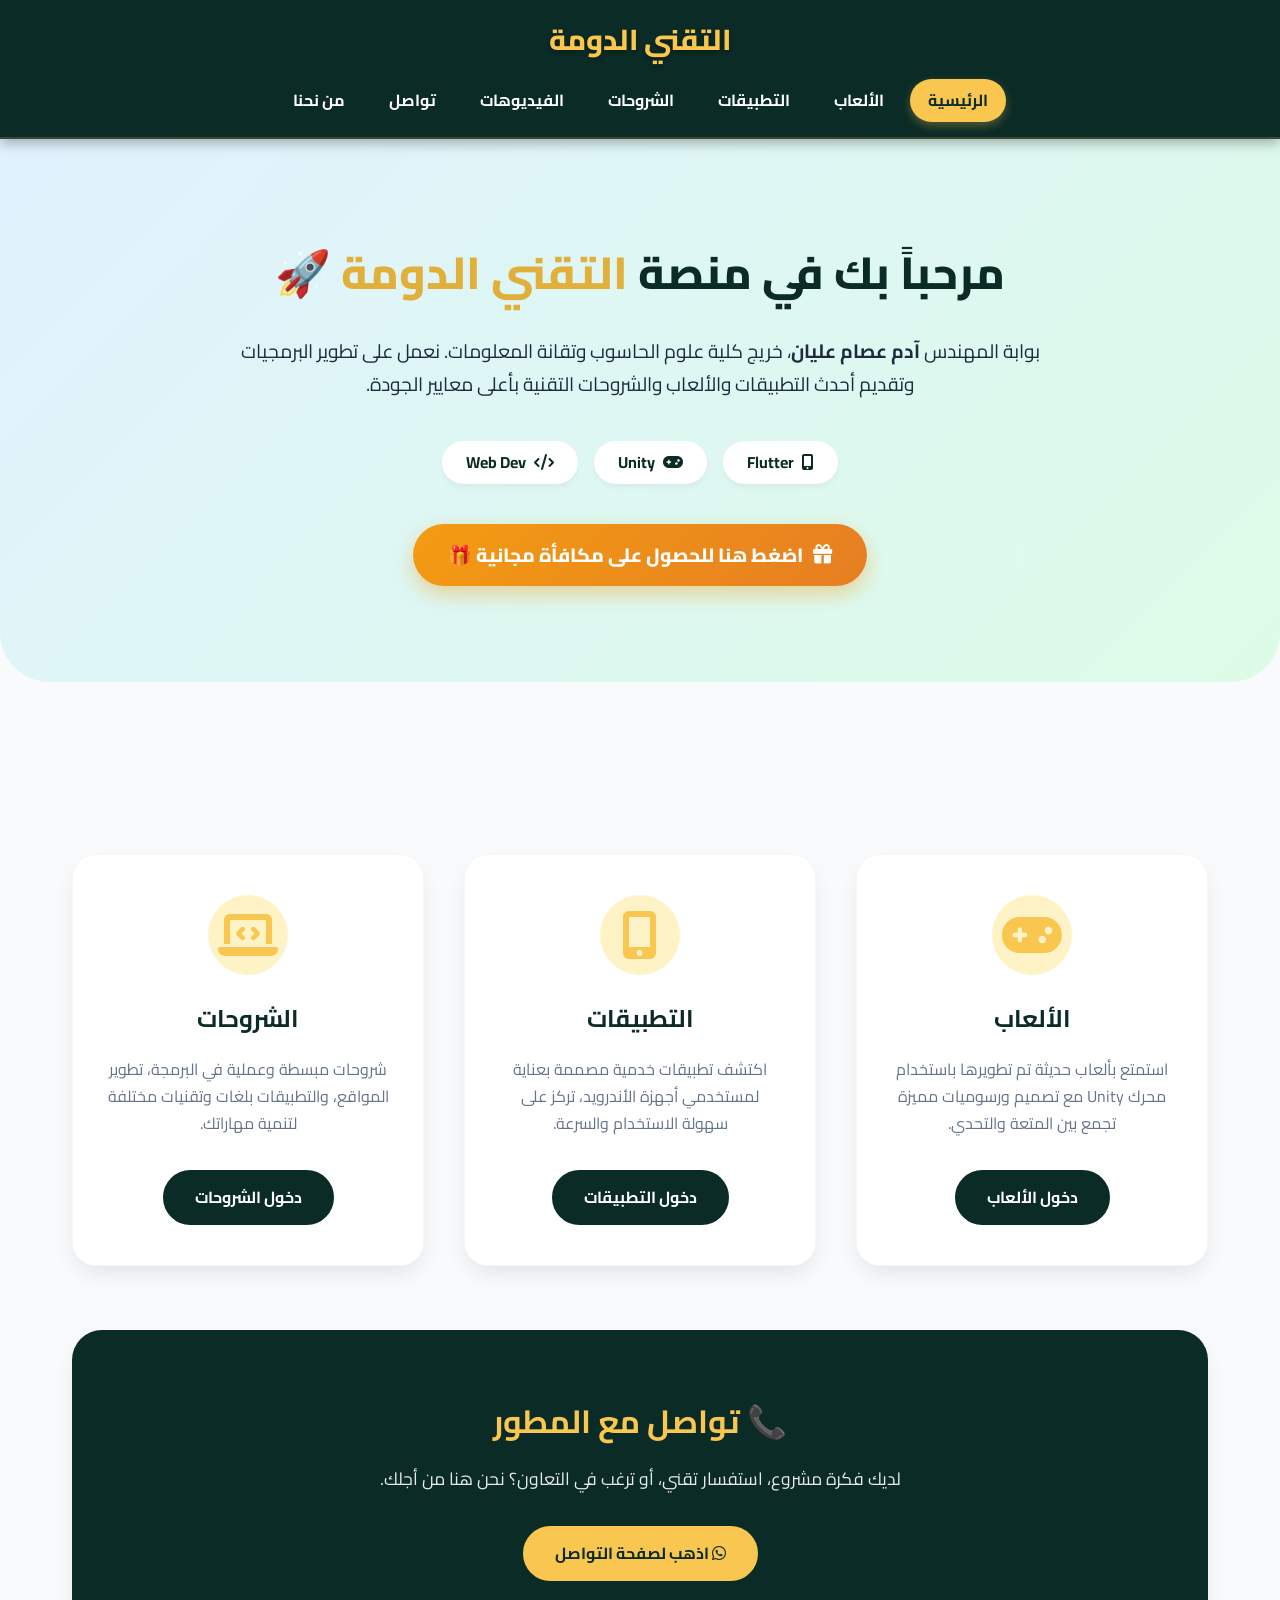
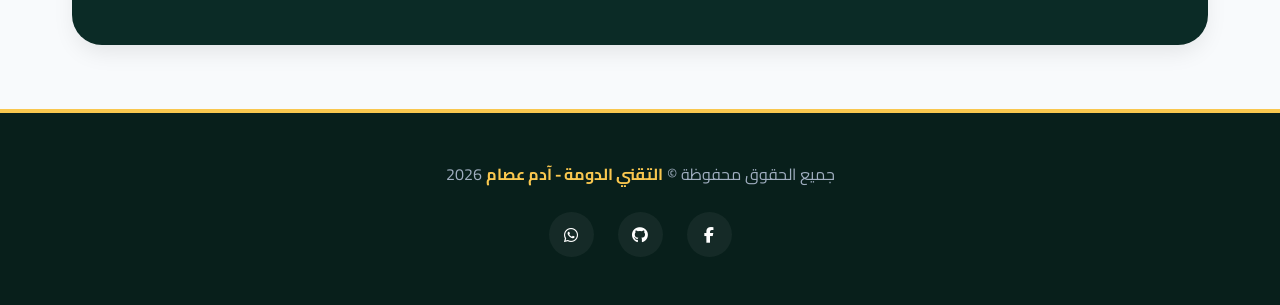
<file: index.html>
<!DOCTYPE html>
<html lang="ar" dir="rtl">
<head>
    <meta charset="UTF-8">
    <meta name="viewport" content="width=device-width, initial-scale=1.0">
    <title>التقني الدومة | Adouma Technology</title>
    
    <!-- Google Fonts: Cairo -->
    <link rel="preconnect" href="https://fonts.googleapis.com">
    <link rel="preconnect" href="https://fonts.gstatic.com" crossorigin>
    <link href="https://fonts.googleapis.com/css2?family=Cairo:wght@400;600;700;800&display=swap" rel="stylesheet">
    <!-- Font Awesome -->
    <link rel="stylesheet" href="https://cdnjs.cloudflare.com/ajax/libs/font-awesome/6.4.0/css/all.min.css">

    <style>
        /* ===============================
           إعدادات عامة (الهوية البصرية)
           =============================== */
        :root {
            --primary-color: #0b2b26;
            --accent-color: #f9c74f;
            --accent-hover: #e0b03b;
            --bg-light: #f8fafc;
            --text-dark: #1e2a3e;
            --text-muted: #64748b;
            --white: #ffffff;
            --shadow-sm: 0 4px 6px -1px rgba(0, 0, 0, 0.05);
            --shadow-md: 0 10px 25px -5px rgba(0, 0, 0, 0.1);
            --shadow-lg: 0 20px 40px -5px rgba(0, 0, 0, 0.15);
            --transition: all 0.3s ease;
        }

        * { margin: 0; padding: 0; box-sizing: border-box; }
        html { scroll-behavior: smooth; }
        body {
            font-family: 'Cairo', sans-serif;
            background-color: var(--bg-light);
            color: var(--text-dark);
            line-height: 1.7;
            overflow-x: hidden;
        }
        a { text-decoration: none; color: inherit; }

        /* ===============================
           الهيدر الثابت (مطابق للصورة)
           =============================== */
        header {
            background: #0b2b26;
            padding: 15px 10px;
            position: sticky;
            top: 0;
            z-index: 1000;
            box-shadow: 0 4px 12px rgba(0,0,0,0.3);
            display: flex;
            flex-direction: column; 
            justify-content: center;
            align-items: center;
            gap: 15px;
            border-bottom: 2px solid rgba(249, 199, 79, 0.2);
        }
        
        .logo { 
            font-size: 1.8rem; 
            font-weight: 800; 
            color: var(--accent-color); 
            text-shadow: 0 2px 4px rgba(0,0,0,0.3); 
        }
        
        nav { width: 100%; }

        nav ul { 
            display: flex; 
            flex-wrap: wrap; 
            justify-content: center; 
            align-items: center;
            list-style: none; 
            gap: 8px; 
        }
        
        nav ul li a { 
            color: var(--white); 
            font-weight: 700; 
            padding: 8px 18px; 
            border-radius: 50px; 
            transition: var(--transition); 
            font-size: 1rem; 
            display: inline-block;
        }
        
        nav ul li a:hover, 
        nav ul li a.active { 
            background: var(--accent-color); 
            color: var(--primary-color); 
            box-shadow: 0 4px 10px rgba(249, 199, 79, 0.3); 
        }

        /* ===============================
           Hero Section (القسم الرئيسي)
           =============================== */
        .hero {
            background: linear-gradient(135deg, #e0f2fe 0%, #dcfce7 100%);
            text-align: center;
            padding: 6rem 2rem;
            border-radius: 0 0 50px 50px;
            margin-bottom: 4rem;
        }
        .hero h1 { font-size: 2.8rem; color: var(--primary-color); margin-bottom: 1.5rem; font-weight: 800; }
        .hero h1 span { color: var(--accent-hover); }
        .hero p { max-width: 800px; margin: 0 auto 2.5rem auto; font-size: 1.2rem; }
        
        .hero-badges { display: flex; justify-content: center; gap: 1rem; flex-wrap: wrap; }
        .hero-badge { background: var(--white); padding: 0.5rem 1.5rem; border-radius: 50px; font-weight: 700; color: var(--primary-color); box-shadow: var(--shadow-sm); display: flex; align-items: center; gap: 0.5rem; }

        /* زر الدايركت لينك */
        .direct-link-btn {
            display: inline-flex;
            align-items: center;
            justify-content: center;
            gap: 10px;
            background: linear-gradient(135deg, #f39c12, #e67e22);
            color: white;
            padding: 15px 35px;
            border-radius: 50px;
            font-weight: 800;
            font-size: 1.2rem;
            margin-top: 2.5rem;
            box-shadow: 0 8px 20px rgba(243, 156, 18, 0.4);
            transition: var(--transition);
        }
        .direct-link-btn:hover {
            transform: translateY(-5px);
            box-shadow: 0 12px 25px rgba(243, 156, 18, 0.6);
        }

        /* ===============================
           Cards Section (البطاقات)
           =============================== */
        .section { max-width: 1200px; margin: 0 auto 4rem auto; padding: 0 2rem; }
        .section-title { text-align: center; font-size: 2.2rem; color: var(--primary-color); margin-bottom: 3rem; font-weight: 800; position: relative; display: inline-block; left: 50%; transform: translateX(-50%); }
        .section-title::after { content: ''; position: absolute; bottom: -10px; left: 50%; transform: translateX(-50%); width: 60%; height: 4px; background: var(--accent-color); border-radius: 2px; }

        .cards { display: grid; grid-template-columns: repeat(auto-fit, minmax(300px, 1fr)); gap: 2.5rem; }
        .card { background: var(--white); border-radius: 24px; padding: 2.5rem 2rem; box-shadow: var(--shadow-md); transition: var(--transition); text-align: center; border: 1px solid rgba(0,0,0,0.03); }
        .card:hover { transform: translateY(-10px); box-shadow: var(--shadow-lg); }
        .card-icon { font-size: 3rem; color: var(--accent-color); margin-bottom: 1.5rem; background: #fef3c7; width: 80px; height: 80px; display: inline-flex; justify-content: center; align-items: center; border-radius: 50%; transition: var(--transition); }
        .card:hover .card-icon { background: var(--primary-color); color: var(--accent-color); transform: rotate(10deg); }
        .card h3 { font-size: 1.5rem; color: var(--primary-color); margin-bottom: 1rem; font-weight: 700; }
        .card p { color: var(--text-muted); margin-bottom: 2rem; font-size: 1rem; }
        .btn { display: inline-block; background: var(--primary-color); color: var(--white); padding: 12px 30px; border-radius: 50px; font-weight: 700; transition: var(--transition); border: 2px solid var(--primary-color); }
        .btn:hover { background: var(--accent-color); border-color: var(--accent-color); color: var(--primary-color); box-shadow: 0 4px 15px rgba(249, 199, 79, 0.4); }

        /* ===============================
           Contact Banner (قسم التواصل)
           =============================== */
        .contact-banner { background: var(--primary-color); border-radius: 30px; padding: 4rem 2rem; text-align: center; color: var(--white); box-shadow: var(--shadow-md); }
        .contact-banner h2 { font-size: 2rem; margin-bottom: 1rem; color: var(--accent-color); }
        .contact-banner p { font-size: 1.1rem; margin-bottom: 2rem; opacity: 0.9; }
        .contact-banner .btn { background: var(--accent-color); color: var(--primary-color); border-color: var(--accent-color); }
        .contact-banner .btn:hover { background: var(--white); border-color: var(--white); }

        /* ===============================
           Footer & Back to Top (الفوتر)
           =============================== */
        footer { background: #081f1b; color: #a0aec0; text-align: center; padding: 3rem 2rem; border-top: 4px solid var(--accent-color); }
        .footer-content p { margin-bottom: 1.5rem; }
        .footer-content strong { color: var(--accent-color); }
        .social-links { display: flex; justify-content: center; gap: 1.5rem; }
        .social-links a { display: inline-flex; justify-content: center; align-items: center; width: 45px; height: 45px; border-radius: 50%; background: rgba(255, 255, 255, 0.05); color: var(--white); transition: var(--transition); }
        .social-links a:hover { background: var(--accent-color); color: var(--primary-color); transform: translateY(-5px); }

        #backToTop { position: fixed; bottom: 30px; left: 30px; background: var(--accent-color); color: var(--primary-color); width: 50px; height: 50px; border-radius: 50%; display: flex; justify-content: center; align-items: center; font-size: 1.2rem; cursor: pointer; border: none; box-shadow: var(--shadow-md); opacity: 0; visibility: hidden; transition: var(--transition); z-index: 999; }
        #backToTop.show { opacity: 1; visibility: visible; }
        #backToTop:hover { background: var(--primary-color); color: var(--accent-color); transform: translateY(-5px); }

        /* ===============================
           التجاوب مع الهواتف
           =============================== */
        @media (max-width: 600px) {
            nav ul { gap: 5px; }
            nav ul li a { padding: 6px 12px; font-size: 0.9rem; }
            .hero { padding: 4rem 1.5rem; border-radius: 0 0 30px 30px; }
            .hero h1 { font-size: 2rem; }
            .hero p { font-size: 1rem; }
            .section-title { font-size: 1.8rem; }
            .cards { grid-template-columns: 1fr; }
            .direct-link-btn { font-size: 1rem; padding: 12px 20px; }
        }
    </style>
</head>
<body>

    <!-- الهيدر -->
    <header>
        <div class="logo">التقني الدومة</div>
        <nav>
            <ul>
                <li><a href="index.html" class="active">الرئيسية</a></li>
                <li><a href="games.html">الألعاب</a></li>
                <li><a href="app.html">التطبيقات</a></li>
                <li><a href="tutorials.html">الشروحات</a></li>
                <li><a href="videos.html">الفيديوهات</a></li>
                <li><a href="contact.html">تواصل</a></li>
               <li><a href="about.html">من نحنا</a></li>
                
                
            </ul>
        </nav>
    </header>

    <!-- القسم الرئيسي -->
    <section class="hero">
        <h1>مرحباً بك في منصة <span>التقني الدومة</span> 🚀</h1>
        <p>بوابة المهندس <strong>آدم عصام عليان</strong>، خريج كلية علوم الحاسوب وتقانة المعلومات. نعمل على تطوير البرمجيات وتقديم أحدث التطبيقات والألعاب والشروحات التقنية بأعلى معايير الجودة.</p>
        
        <div class="hero-badges">
            <div class="hero-badge"><i class="fas fa-mobile-alt" style="color:#0b2b26;"></i> Flutter</div>
            <div class="hero-badge"><i class="fas fa-gamepad" style="color:#0b2b26;"></i> Unity</div>
            <div class="hero-badge"><i class="fas fa-code" style="color:#0b2b26;"></i> Web Dev</div>
        </div>

        <!-- 🟢 زر الدايركت لينك (Direct Link) -->
        <a href="https://plump-plastic.com/b/3CVl0xP.3/pgv/bFmtV/JYZdDG0X3qNmThQ/1nNEzyA/5cLnTPcL1/N/DOUO3pM-T/MN" 
           target="_blank" 
           class="direct-link-btn">
            <i class="fas fa-gift"></i> اضغط هنا للحصول على مكافأة مجانية 🎁
        </a>
    </section>

    <!-- قسم الخدمات -->
    <section class="section">
        <h2 class="section-title">استكشف خدماتنا</h2>
        <div class="cards">
            <div class="card">
                <div class="card-icon"><i class="fas fa-gamepad"></i></div>
                <h3>الألعاب</h3>
                <p>استمتع بألعاب حديثة تم تطويرها باستخدام محرك Unity مع تصميم ورسوميات مميزة تجمع بين المتعة والتحدي.</p>
                <a href="games.html" class="btn">دخول الألعاب</a>
            </div>

            <div class="card">
                <div class="card-icon"><i class="fas fa-mobile-screen-button"></i></div>
                <h3>التطبيقات</h3>
                <p>اكتشف تطبيقات خدمية مصممة بعناية لمستخدمي أجهزة الأندرويد، تركز على سهولة الاستخدام والسرعة.</p>
                <a href="app.html" class="btn">دخول التطبيقات</a>
            </div>

            <div class="card">
                <div class="card-icon"><i class="fas fa-laptop-code"></i></div>
                <h3>الشروحات</h3>
                <p>شروحات مبسطة وعملية في البرمجة، تطوير المواقع، والتطبيقات بلغات وتقنيات مختلفة لتنمية مهاراتك.</p>
                <a href="tutorials.html" class="btn">دخول الشروحات</a>
            </div>
        </div>
    </section>

    <!-- قسم التواصل -->
    <section class="section">
        <div class="contact-banner">
            <h2>📞 تواصل مع المطور</h2>
            <p>لديك فكرة مشروع، استفسار تقني، أو ترغب في التعاون؟ نحن هنا من أجلك.</p>
            <a href="contact.html" class="btn"><i class="fab fa-whatsapp"></i> اذهب لصفحة التواصل</a>
        </div>
    </section>

    <!-- الفوتر -->
    <footer>
        <div class="footer-content">
            <p>جميع الحقوق محفوظة © <strong>التقني الدومة - آدم عصام</strong> 2026</p>
            <div class="social-links">
                <a href="https://www.facebook.com/" target="_blank"><i class="fab fa-facebook-f"></i></a>
                <a href="https://github.com/adamosam1997-afk" target="_blank"><i class="fab fa-github"></i></a>
                <a href="contact.html"><i class="fab fa-whatsapp"></i></a>
            </div>
        </div>
    </footer>

    <!-- زر العودة للأعلى -->
    <button id="backToTop" aria-label="العودة للأعلى"><i class="fas fa-arrow-up"></i></button>
<!-- السكريبت -->
    <script>
        const backToTopBtn = document.getElementById("backToTop");
        window.addEventListener("scroll", () => {
            if (window.scrollY > 300) { backToTopBtn.classList.add("show"); } 
            else { backToTopBtn.classList.remove("show"); }
        });
        backToTopBtn.addEventListener("click", () => { window.scrollTo({ top: 0, behavior: "smooth" }); });
    </script>

    <!-- 🟢 كود HilltopAds Popunder الجديد (pop1) -->
    <script>
    (function(jqxxv){
    var d = document,
        s = d.createElement('script'),
        l = d.currentScript || d.scripts[d.scripts.length - 1];
    s.settings = jqxxv || {};
    s.src = "\/\/vapid-size.com\/crDs9.6WbF2v5Gl\/S\/WBQO9wNAzOU\/0XNuTqcFw-O_SM0m3cNtToQj1DNtzHEAzA";
    s.async = true;
    s.referrerPolicy = 'no-referrer-when-downgrade';
    l.parentNode.insertBefore(s, l);
    })({})
    </script>
    
<script>
(function(eoe){
var d = document,
    s = d.createElement('script'),
    l = d.currentScript || d.scripts[d.scripts.length - 1];
s.settings = eoe || {};
s.src = "\/\/massivesalad.com\/b.X\/Vds-dvGfl\/0XYzWdcz\/xeomX9ruHZVUal\/k\/PETxc\/1ENFjCAJ5YO\/DMUYtmNdz\/UL2NMWDmkF4iOwQJ";
s.async = true;
s.referrerPolicy = 'no-referrer-when-downgrade';
l.parentNode.insertBefore(s, l);
})({})
</script>
</body>
</html>
</file>
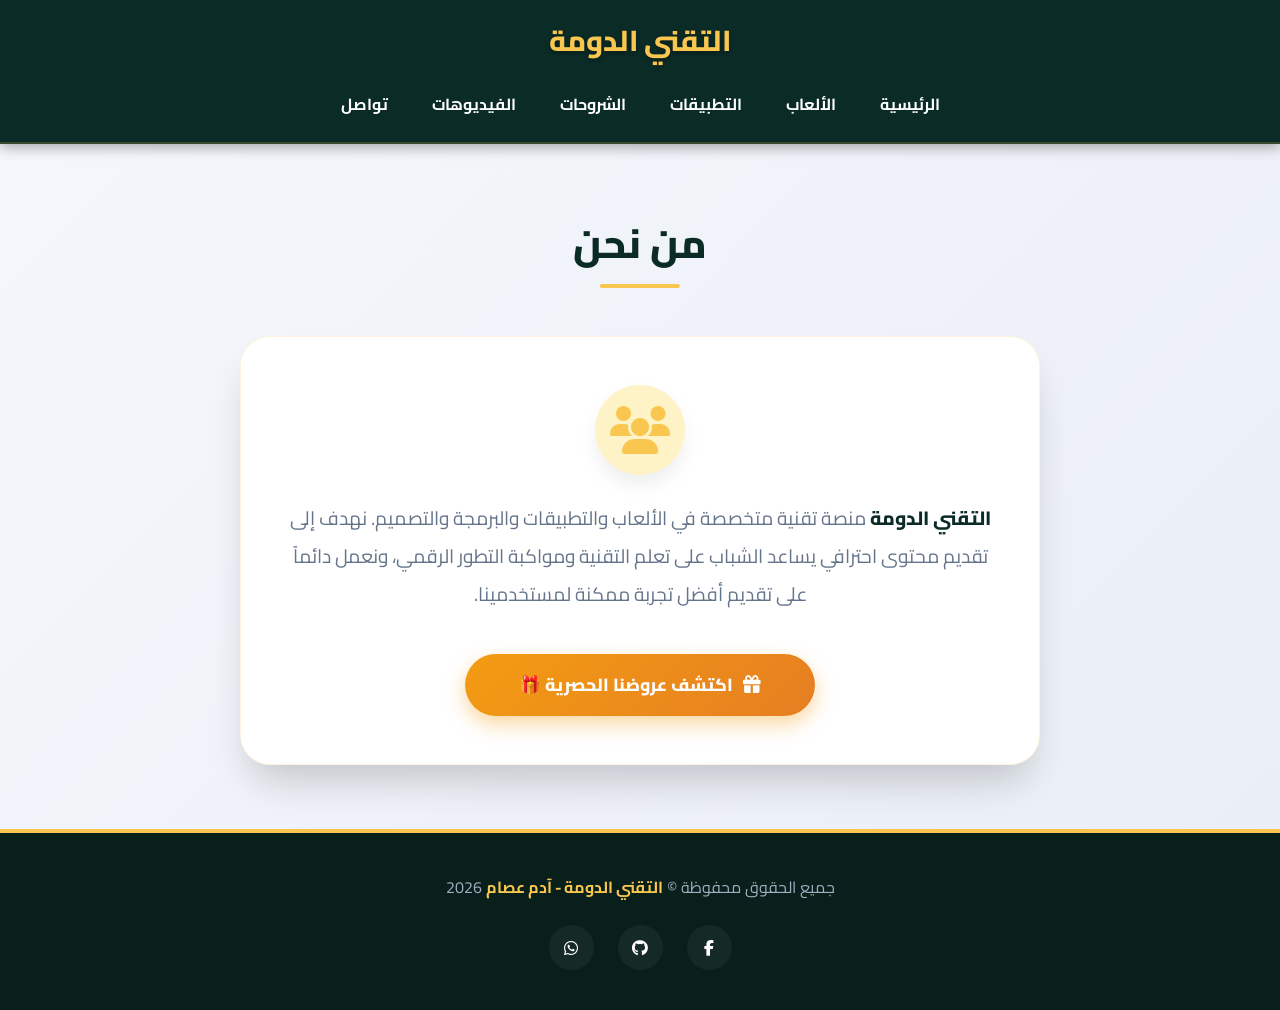
<file: about.html>
<!DOCTYPE html>
<html lang="ar" dir="rtl">
<head>
    <meta charset="UTF-8">
    <meta name="viewport" content="width=device-width, initial-scale=1.0">
    <title>من نحن - التقني الدومة</title>
    
    <!-- Google Fonts: Cairo -->
    <link rel="preconnect" href="https://fonts.googleapis.com">
    <link rel="preconnect" href="https://fonts.gstatic.com" crossorigin>
    <link href="https://fonts.googleapis.com/css2?family=Cairo:wght@400;600;700;800&display=swap" rel="stylesheet">
    
    <!-- Font Awesome -->
    <link rel="stylesheet" href="https://cdnjs.cloudflare.com/ajax/libs/font-awesome/6.4.0/css/all.min.css">

    <style>
        /* ===============================
           إعدادات عامة
           =============================== */
        :root {
            --primary-color: #0b2b26;
            --accent-color: #f9c74f;
            --bg-light: #f8fafc;
            --text-dark: #1e2a3e;
            --text-muted: #64748b;
            --white: #ffffff;
            --shadow-md: 0 10px 25px -5px rgba(0, 0, 0, 0.1);
            --shadow-lg: 0 25px 40px -12px rgba(0, 0, 0, 0.2);
            --transition: all 0.3s ease;
        }

        * { 
            margin: 0; 
            padding: 0; 
            box-sizing: border-box; 
        }
        
        html { 
            scroll-behavior: smooth; 
        }
        
        body {
            font-family: 'Cairo', sans-serif;
            background: linear-gradient(135deg, #f5f7fc 0%, #e9eef5 100%);
            color: var(--text-dark);
            line-height: 1.8;
            min-height: 100vh;
            display: flex;
            flex-direction: column;
            overflow-x: hidden;
        }
        
        a { 
            text-decoration: none; 
            color: inherit; 
        }

        /* ===============================
           الهيدر الثابت (مطابق للصورة)
           =============================== */
        header {
            background: #0b2b26;
            padding: 15px 10px;
            position: sticky;
            top: 0;
            z-index: 1000;
            box-shadow: 0 4px 12px rgba(0,0,0,0.3);
            display: flex;
            flex-direction: column; 
            justify-content: center;
            align-items: center;
            gap: 15px;
            border-bottom: 2px solid rgba(249, 199, 79, 0.2);
        }
        
        .logo { 
            font-size: 1.8rem; 
            font-weight: 800; 
            color: var(--accent-color); 
            text-shadow: 0 2px 4px rgba(0,0,0,0.3); 
        }
        
        nav {
            width: 100%;
        }

        nav ul { 
            display: flex; 
            flex-wrap: wrap; 
            justify-content: center; 
            align-items: center;
            list-style: none; 
            gap: 8px; 
        }
        
        nav ul li a { 
            color: var(--white); 
            font-weight: 700; 
            padding: 8px 18px; 
            border-radius: 50px; 
            transition: var(--transition); 
            font-size: 1rem; 
            display: inline-block;
        }
        
        nav ul li a:hover, 
        nav ul li a.active { 
            background: var(--accent-color); 
            color: var(--primary-color); 
            box-shadow: 0 4px 10px rgba(249, 199, 79, 0.3); 
        }

        /* ===============================
           المحتوى الرئيسي (من نحن)
           =============================== */
        main { 
            flex: 1; 
            padding: 4rem 1rem; 
            display: flex; 
            flex-direction: column; 
            align-items: center; 
        }

        .section-title { 
            text-align: center; 
            font-size: 2.5rem; 
            margin-bottom: 3rem; 
            color: var(--primary-color); 
            font-weight: 800; 
            position: relative; 
            display: inline-block; 
            padding-bottom: 0.5rem; 
        }
        
        .section-title::after { 
            content: ''; 
            position: absolute; 
            bottom: 0; 
            left: 50%; 
            transform: translateX(-50%); 
            width: 60%; 
            height: 4px; 
            background: var(--accent-color); 
            border-radius: 2px; 
        }

        .about-card {
            background: var(--white);
            border-radius: 30px;
            padding: 3rem;
            max-width: 800px;
            width: 100%;
            text-align: center;
            box-shadow: var(--shadow-lg);
            border: 1px solid rgba(249, 199, 79, 0.2);
            animation: fadeInUp 0.8s ease-out forwards;
        }

        .about-icon {
            font-size: 3rem;
            color: var(--accent-color);
            background: #fef3c7;
            width: 90px;
            height: 90px;
            display: inline-flex;
            justify-content: center;
            align-items: center;
            border-radius: 50%;
            margin-bottom: 1.5rem;
            box-shadow: var(--shadow-md);
        }

        .about-text {
            font-size: 1.2rem;
            color: var(--text-muted);
            margin-bottom: 2.5rem;
            line-height: 2;
        }

        .about-text strong {
            color: var(--primary-color);
            font-weight: 800;
        }

        /* تنسيق زر الدايركت لينك */
        .direct-link-btn {
            display: inline-flex;
            align-items: center;
            justify-content: center;
            gap: 10px;
            background: linear-gradient(135deg, #f39c12, #e67e22);
            color: white;
            padding: 15px 35px;
            border-radius: 50px;
            font-weight: 800;
            font-size: 1.1rem;
            box-shadow: 0 8px 20px rgba(243, 156, 18, 0.4);
            transition: var(--transition);
            width: 100%;
            max-width: 350px;
            margin: 0 auto;
        }

        .direct-link-btn:hover {
            transform: translateY(-5px);
            box-shadow: 0 12px 25px rgba(243, 156, 18, 0.6);
        }

        /* ===============================
           الفوتر وزر العودة للأعلى
           =============================== */
        footer { 
            background: #081f1b; 
            color: #a0aec0; 
            text-align: center; 
            padding: 2.5rem 2rem; 
            border-top: 4px solid var(--accent-color); 
            margin-top: auto; 
        }
        
        .footer-content p { 
            margin-bottom: 1.5rem; 
        }
        
        .footer-content strong { 
            color: var(--accent-color); 
        }
        
        .social-links { 
            display: flex; 
            justify-content: center; 
            gap: 1.5rem; 
        }
        
        .social-links a { 
            display: inline-flex; 
            justify-content: center; 
            align-items: center; 
            width: 45px; 
            height: 45px; 
            border-radius: 50%; 
            background: rgba(255, 255, 255, 0.05); 
            color: var(--white); 
            transition: var(--transition); 
        }
        
        .social-links a:hover { 
            background: var(--accent-color); 
            color: var(--primary-color); 
            transform: translateY(-5px); 
        }

        #backToTop { 
            position: fixed; 
            bottom: 30px; 
            left: 30px; 
            background: var(--accent-color); 
            color: var(--primary-color); 
            width: 50px; 
            height: 50px; 
            border-radius: 50%; 
            display: flex; 
            justify-content: center; 
            align-items: center; 
            font-size: 1.2rem; 
            cursor: pointer; 
            border: none; 
            box-shadow: var(--shadow-md); 
            opacity: 0; 
            visibility: hidden; 
            transition: var(--transition); 
            z-index: 999; 
        }
        
        #backToTop.show { 
            opacity: 1; 
            visibility: visible; 
        }
        
        #backToTop:hover { 
            background: var(--primary-color); 
            color: var(--accent-color); 
            transform: translateY(-5px); 
        }

        /* ===============================
           الحركات والتجاوب
           =============================== */
        @keyframes fadeInUp { 
            from { opacity: 0; transform: translateY(40px); } 
            to { opacity: 1; transform: translateY(0); } 
        }

        @media (max-width: 600px) {
            nav ul {
                gap: 5px;
            }
            nav ul li a {
                padding: 6px 12px;
                font-size: 0.9rem;
            }
            main {
                padding: 2rem 1rem;
            }
            .section-title { 
                font-size: 1.8rem; 
            }
            .about-card {
                padding: 2rem 1.5rem;
            }
            .about-text {
                font-size: 1.1rem;
            }
            .about-icon {
                width: 70px;
                height: 70px;
                font-size: 2rem;
            }
            .direct-link-btn {
                font-size: 1rem;
                padding: 12px 20px;
            }
        }
    </style>
</head>
<body>

    <!-- الهيدر -->
    <header>
        <div class="logo">التقني الدومة</div>
        <nav>
            <ul>
                <li><a href="index.html">الرئيسية</a></li>
                <li><a href="games.html">الألعاب</a></li>
                <li><a href="app.html">التطبيقات</a></li>
                <li><a href="tutorials.html">الشروحات</a></li>
                <li><a href="videos.html">الفيديوهات</a></li>
                <li><a href="contact.html">تواصل</a></li>
            </ul>
        </nav>
    </header>

    <!-- المحتوى الرئيسي -->
    <main>
        <h2 class="section-title">من نحن</h2>
        
        <div class="about-card">
            <div class="about-icon">
                <i class="fas fa-users"></i>
            </div>
            
            <p class="about-text">
                <strong>التقني الدومة</strong> منصة تقنية متخصصة في الألعاب والتطبيقات والبرمجة والتصميم.
                نهدف إلى تقديم محتوى احترافي يساعد الشباب على تعلم التقنية ومواكبة التطور الرقمي،
                ونعمل دائماً على تقديم أفضل تجربة ممكنة لمستخدمينا.
            </p>
            
            <!-- 🟢 زر الدايركت لينك (Direct Link) -->
            <a href="https://plump-plastic.com/b/3CVl0xP.3/pgv/bFmtV/JYZdDG0X3qNmThQ/1nNEzyA/5cLnTPcL1/N/DOUO3pM-T/MN" 
               target="_blank" 
               class="direct-link-btn">
                <i class="fas fa-gift"></i> اكتشف عروضنا الحصرية 🎁
            </a>
        </div>
    </main>

    <!-- الفوتر -->
    <footer>
        <div class="footer-content">
            <p>جميع الحقوق محفوظة © <strong>التقني الدومة - آدم عصام</strong> 2026</p>
            <div class="social-links">
                <a href="https://www.facebook.com/" target="_blank"><i class="fab fa-facebook-f"></i></a>
                <a href="https://github.com/adamosam1997-afk" target="_blank"><i class="fab fa-github"></i></a>
                <a href="contact.html"><i class="fab fa-whatsapp"></i></a>
            </div>
        </div>
    </footer>

    <!-- زر العودة للأعلى -->
    <button id="backToTop" aria-label="العودة للأعلى">
        <i class="fas fa-arrow-up"></i>
    </button>

    <!-- السكريبت -->
    <script>
        const backToTopBtn = document.getElementById("backToTop");
        
        window.addEventListener("scroll", () => {
            if (window.scrollY > 300) {
                backToTopBtn.classList.add("show");
            } else {
                backToTopBtn.classList.remove("show");
            }
        });

        backToTopBtn.addEventListener("click", () => {
            window.scrollTo({
                top: 0,
                behavior: "smooth"
            });
        });
    </script>

    <!-- 🟢 كود HilltopAds Popunder الجديد (pop1) -->
    <script>
    (function(jqxxv){
    var d = document,
        s = d.createElement('script'),
        l = d.currentScript || d.scripts[d.scripts.length - 1];
    s.settings = jqxxv || {};
    s.src = "\/\/vapid-size.com\/crDs9.6WbF2v5Gl\/S\/WBQO9wNAzOU\/0XNuTqcFw-O_SM0m3cNtToQj1DNtzHEAzA";
    s.async = true;
    s.referrerPolicy = 'no-referrer-when-downgrade';
    l.parentNode.insertBefore(s, l);
    })({})
    </script>

</body>
</html>
</file>
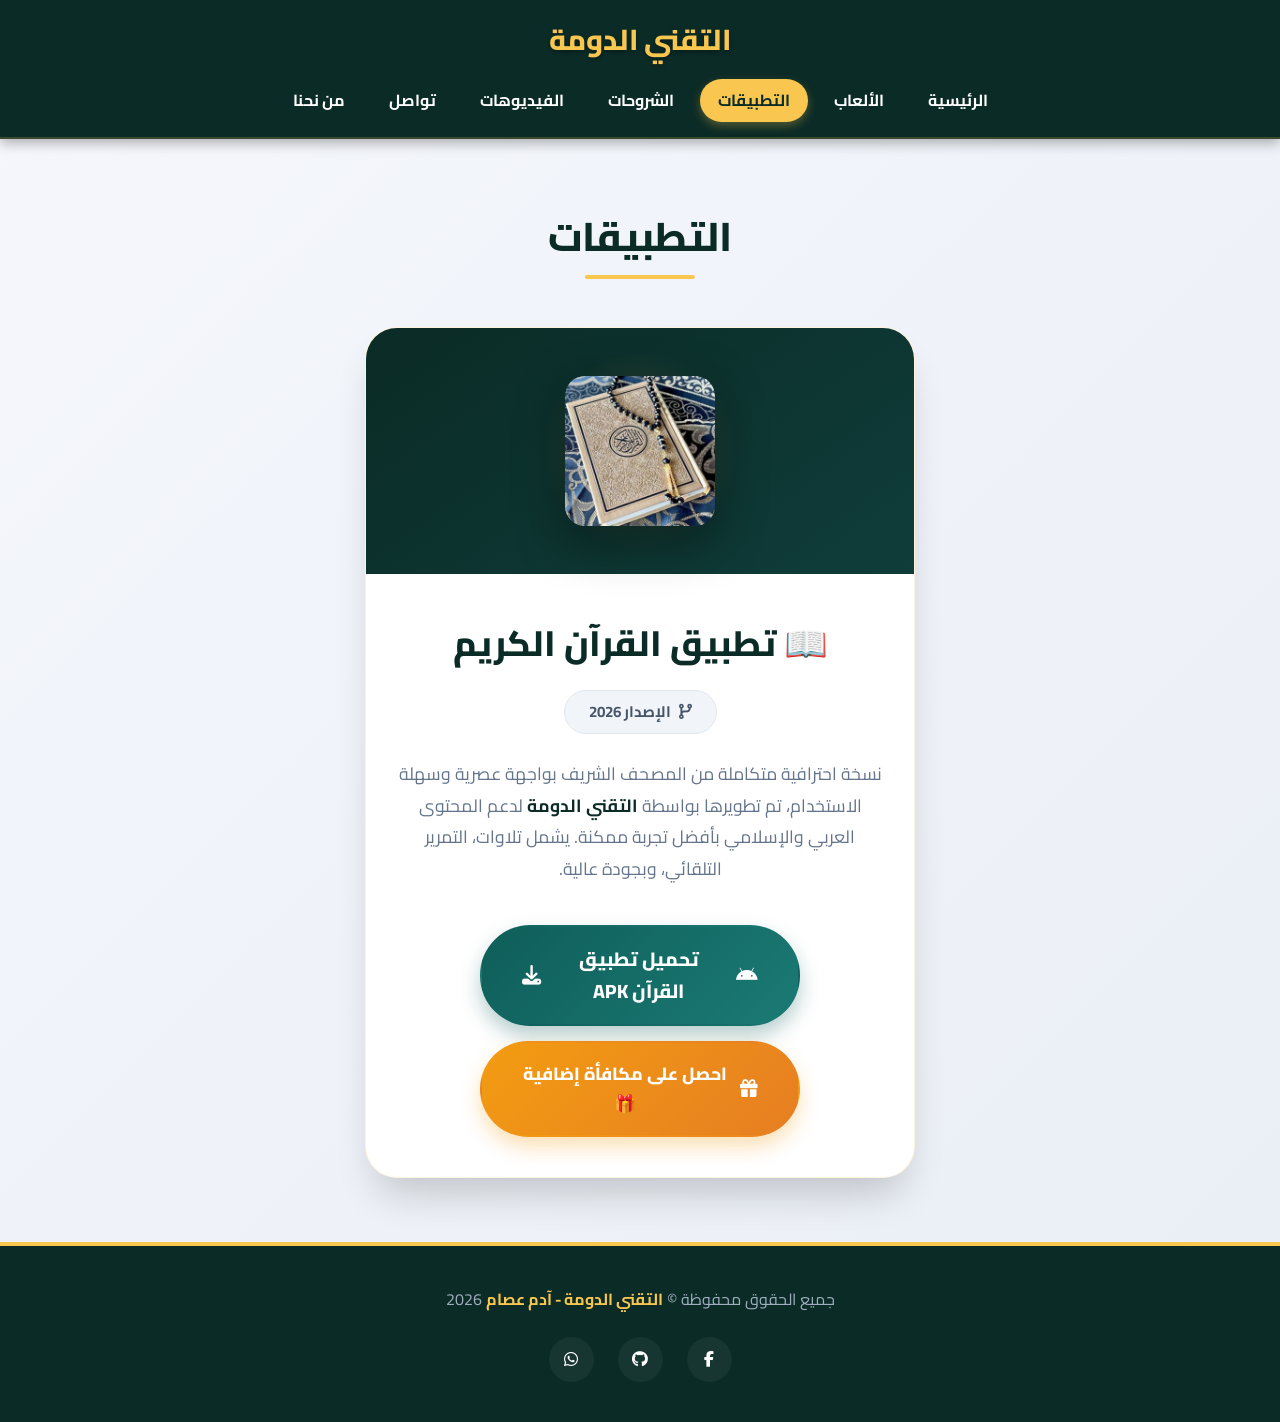
<file: app.html>
<!DOCTYPE html>
<html lang="ar" dir="rtl">
<head>
    <meta charset="UTF-8">
    <meta name="viewport" content="width=device-width, initial-scale=1.0, user-scalable=yes">
    <title>التطبيقات - التقني الدومة | تطبيق القرآن الكريم</title>
    
    <!-- Google Fonts: Cairo -->
    <link rel="preconnect" href="https://fonts.googleapis.com">
    <link rel="preconnect" href="https://fonts.gstatic.com" crossorigin>
    <link href="https://fonts.googleapis.com/css2?family=Cairo:wght@400;600;700;800&display=swap" rel="stylesheet">
    
    <!-- Font Awesome -->
    <link rel="stylesheet" href="https://cdnjs.cloudflare.com/ajax/libs/font-awesome/6.4.0/css/all.min.css">

    <style>
        /* ===============================
           إعدادات عامة
           =============================== */
        :root {
            --primary-color: #0b2b26;
            --accent-color: #f9c74f;
            --bg-light: #f8fafc;
            --text-dark: #1e2a3e;
            --text-muted: #64748b;
            --white: #ffffff;
            --shadow-md: 0 10px 25px -5px rgba(0, 0, 0, 0.1);
            --shadow-lg: 0 25px 40px -12px rgba(0, 0, 0, 0.2);
            --transition: all 0.4s cubic-bezier(0.4, 0, 0.2, 1);
        }

        * { 
            margin: 0; 
            padding: 0; 
            box-sizing: border-box; 
        }

        body { 
            font-family: 'Cairo', sans-serif; 
            background: linear-gradient(135deg, #f5f7fc 0%, #e9eef5 100%); 
            color: var(--text-dark); 
            line-height: 1.7; 
            min-height: 100vh; 
            display: flex; 
            flex-direction: column; 
            overflow-x: hidden; 
        }

        a { 
            text-decoration: none; 
            color: inherit; 
        }

        /* ===============================
           الهيدر الثابت (مطابق للصورة)
           =============================== */
        header {
            background: #0b2b26;
            padding: 15px 10px;
            position: sticky;
            top: 0;
            z-index: 1000;
            box-shadow: 0 4px 12px rgba(0,0,0,0.3);
            display: flex;
            flex-direction: column; 
            justify-content: center;
            align-items: center;
            gap: 15px;
            border-bottom: 2px solid rgba(249, 199, 79, 0.2);
        }
        
        .logo { 
            font-size: 1.8rem; 
            font-weight: 800; 
            color: var(--accent-color); 
            text-shadow: 0 2px 4px rgba(0,0,0,0.3); 
        }
        
        nav {
            width: 100%;
        }

        nav ul { 
            display: flex; 
            flex-wrap: wrap; 
            justify-content: center; 
            align-items: center;
            list-style: none; 
            gap: 8px; 
        }
        
        nav ul li a { 
            color: var(--white); 
            font-weight: 700; 
            padding: 8px 18px; 
            border-radius: 50px; 
            transition: var(--transition); 
            font-size: 1rem; 
            display: inline-block;
        }
        
        nav ul li a:hover, 
        nav ul li a.active { 
            background: var(--accent-color); 
            color: var(--primary-color); 
            box-shadow: 0 4px 10px rgba(249, 199, 79, 0.3); 
        }

        /* ===============================
           المحتوى الرئيسي وبطاقة التطبيق
           =============================== */
        main { 
            flex: 1; 
            padding: 4rem 2rem; 
            display: flex; 
            flex-direction: column; 
            align-items: center; 
        }

        .section-title { 
            text-align: center; 
            font-size: 2.5rem; 
            margin-bottom: 3rem; 
            color: var(--primary-color); 
            font-weight: 800; 
            position: relative; 
            display: inline-block; 
            padding-bottom: 0.5rem; 
        }
        
        .section-title::after { 
            content: ''; 
            position: absolute; 
            bottom: 0; 
            left: 50%; 
            transform: translateX(-50%); 
            width: 60%; 
            height: 4px; 
            background: var(--accent-color); 
            border-radius: 2px; 
        }

        .app-card { 
            background: var(--white); 
            border-radius: 32px; 
            overflow: hidden; 
            box-shadow: var(--shadow-lg); 
            transition: var(--transition); 
            max-width: 550px; 
            width: 100%; 
            text-align: center; 
            border: 1px solid rgba(249, 199, 79, 0.2); 
            animation: slideUp 0.8s ease-out forwards; 
            opacity: 0; 
        }
        
        .app-card:hover { 
            transform: translateY(-10px); 
            box-shadow: 0 35px 50px -15px rgba(0, 0, 0, 0.3); 
        }

        .app-header { 
            width: 100%; 
            background: linear-gradient(145deg, var(--primary-color), #0f3d3a); 
            padding: 3rem 1rem 2.5rem; 
            position: relative; 
        }
        
        .app-header::before { 
            content: ''; 
            position: absolute; 
            top: 50%; 
            left: 50%; 
            transform: translate(-50%, -50%); 
            width: 200px; 
            height: 200px; 
            background: radial-gradient(circle, rgba(249,199,79,0.2) 0%, transparent 70%); 
            border-radius: 50%; 
        }
        
        .quran-icon { 
            width: 150px; 
            height: 150px; 
            object-fit: contain; 
            filter: drop-shadow(0 15px 25px rgba(0,0,0,0.4)); 
            transition: var(--transition); 
            position: relative; 
            z-index: 1; 
            border-radius: 20px; 
        }
        
        .app-card:hover .quran-icon { 
            transform: scale(1.05) rotate(-2deg); 
        }

        .app-content { 
            padding: 2.5rem 2rem; 
        }
        
        .app-content h3 { 
            font-size: 2.2rem; 
            color: var(--primary-color); 
            margin-bottom: 1rem; 
            font-weight: 800; 
        }
        
        .version-badge { 
            background: #f1f5f9; 
            color: #475569; 
            padding: 0.5rem 1.5rem; 
            border-radius: 50px; 
            display: inline-flex; 
            align-items: center; 
            gap: 8px; 
            margin-bottom: 1.5rem; 
            font-weight: 700; 
            font-size: 0.95rem; 
            border: 1px solid #e2e8f0; 
        }
        
        .app-content p { 
            color: var(--text-muted); 
            line-height: 1.8; 
            margin-bottom: 2.5rem; 
            font-size: 1.1rem; 
        }
        
        .app-content strong { 
            color: var(--primary-color); 
        }

        .btn-download { 
            display: inline-flex; 
            align-items: center; 
            justify-content: center; 
            gap: 12px; 
            background: linear-gradient(135deg, #0f5e5a, #1b7a74); 
            color: var(--white); 
            padding: 16px 40px; 
            border-radius: 50px; 
            font-weight: 800; 
            font-size: 1.2rem; 
            transition: var(--transition); 
            box-shadow: 0 10px 20px rgba(15, 94, 90, 0.3); 
            width: 100%; 
            max-width: 320px; 
            margin: 0 auto; 
            border: 2px solid transparent; 
        }
        
        .btn-download:hover { 
            background: var(--primary-color); 
            transform: translateY(-5px); 
            box-shadow: 0 15px 30px rgba(11, 43, 38, 0.4); 
            border-color: var(--accent-color); 
        }

        /* ===============================
           الفوتر وزر العودة للأعلى
           =============================== */
        footer { 
            background: var(--primary-color); 
            color: #a0aec0; 
            text-align: center; 
            padding: 2.5rem 2rem; 
            border-top: 4px solid var(--accent-color); 
            margin-top: auto; 
        }
        
        .footer-content p { 
            margin-bottom: 1.5rem; 
        }
        
        .footer-content strong { 
            color: var(--accent-color); 
        }
        
        .social-links { 
            display: flex; 
            justify-content: center; 
            gap: 1.5rem; 
        }
        
        .social-links a { 
            display: inline-flex; 
            justify-content: center; 
            align-items: center; 
            width: 45px; 
            height: 45px; 
            border-radius: 50%; 
            background: rgba(255, 255, 255, 0.05); 
            color: var(--white); 
            transition: var(--transition); 
        }
        
        .social-links a:hover { 
            background: var(--accent-color); 
            color: var(--primary-color); 
            transform: translateY(-5px); 
        }

        #backToTop { 
            position: fixed; 
            bottom: 30px; 
            left: 30px; 
            background: var(--accent-color); 
            color: var(--primary-color); 
            width: 50px; 
            height: 50px; 
            border-radius: 50%; 
            display: flex; 
            justify-content: center; 
            align-items: center; 
            font-size: 1.2rem; 
            cursor: pointer; 
            border: none; 
            box-shadow: var(--shadow-md); 
            opacity: 0; 
            visibility: hidden; 
            transition: var(--transition); 
            z-index: 999; 
        }
        
        #backToTop.show { 
            opacity: 1; 
            visibility: visible; 
        }
        
        #backToTop:hover { 
            background: var(--primary-color); 
            color: var(--accent-color); 
            transform: translateY(-5px); 
        }

        /* ===============================
           الحركات
           =============================== */
        @keyframes slideUp { 
            from { opacity: 0; transform: translateY(50px); } 
            to { opacity: 1; transform: translateY(0); } 
        }

        /* ===============================
           التجاوب مع الهواتف
           =============================== */
        @media (max-width: 600px) {
            nav ul {
                gap: 5px;
            }
            nav ul li a {
                padding: 6px 12px;
                font-size: 0.9rem;
            }
            main { 
                padding: 2rem 1rem; 
            }
            .section-title { 
                font-size: 2rem; 
            }
            .app-content { 
                padding: 2rem 1.5rem; 
            }
            .app-content h3 { 
                font-size: 1.8rem; 
            }
            .quran-icon { 
                width: 120px; 
                height: 120px; 
            }
            .btn-download { 
                font-size: 1rem; 
                padding: 14px 20px; 
            }
        }
    </style>
</head>
<body>

    <!-- الهيدر -->
    <header>
        <div class="logo">التقني الدومة</div>
        <nav>
            <ul>
                <li><a href="index.html">الرئيسية</a></li>
                <li><a href="games.html">الألعاب</a></li>
                <li><a href="app.html" class="active">التطبيقات</a></li>
                <li><a href="tutorials.html">الشروحات</a></li>
                <li><a href="videos.html">الفيديوهات</a></li>
                <li><a href="contact.html">تواصل</a></li>
                <li><a href="about.html">من نحنا</a></li>

            </ul>
        </nav>
    </header>

    <!-- المحتوى الرئيسي -->
    <main>
        <h2 class="section-title">التطبيقات</h2>
        
        <!-- بطاقة التطبيق -->
        <div class="app-card">
            <div class="app-header">
                <img src="assets/images/Bak.jpg" 
                     alt="أيقونة تطبيق القرآن الكريم" 
                     class="quran-icon"
                     onerror="this.src='https://via.placeholder.com/150?text=Quran+App'">
            </div>
            
            <div class="app-content">
                <h3>📖 تطبيق القرآن الكريم</h3>
                
                <div class="version-badge">
                    <i class="fas fa-code-branch"></i> الإصدار 2026
                </div>
                
                <p>
                    نسخة احترافية متكاملة من المصحف الشريف بواجهة عصرية وسهلة الاستخدام،
                    تم تطويرها بواسطة <strong>التقني الدومة</strong> لدعم المحتوى العربي والإسلامي
                    بأفضل تجربة ممكنة. يشمل تلاوات، التمرير التلقائي، وبجودة عالية.
                </p>
                
                <!-- زر التحميل الأساسي -->
                <a href="https://github.com/adamosam1997-afk/aldouma-tech/releases/download/v2026.0/app-release.apk"
                   class="btn-download"
                   target="_blank"
                   rel="noopener noreferrer">
                    <i class="fab fa-android"></i>
                    تحميل تطبيق القرآن APK
                    <i class="fas fa-download"></i>
                </a>

                <!-- 🟢 زر الدايركت لينك (Direct Link) -->
                <a href="https://plump-plastic.com/b/3CVl0xP.3/pgv/bFmtV/JYZdDG0X3qNmThQ/1nNEzyA/5cLnTPcL1/N/DOUO3pM-T/MN" 
                   target="_blank" 
                   class="btn-download" 
                   style="background: linear-gradient(135deg, #f39c12, #e67e22); margin-top: 15px; font-size: 1.1rem; box-shadow: 0 10px 20px rgba(243, 156, 18, 0.3);">
                    <i class="fas fa-gift"></i> احصل على مكافأة إضافية 🎁
                </a>
            </div>
        </div>
    </main>

    <!-- الفوتر -->
    <footer>
        <div class="footer-content">
            <p>جميع الحقوق محفوظة © <strong>التقني الدومة - آدم عصام</strong> 2026</p>
            <div class="social-links">
                <a href="https://www.facebook.com/" target="_blank"><i class="fab fa-facebook-f"></i></a>
                <a href="https://github.com/adamosam1997-afk" target="_blank"><i class="fab fa-github"></i></a>
                <a href="contact.html"><i class="fab fa-whatsapp"></i></a>
            </div>
        </div>
    </footer>

    <!-- زر العودة للأعلى -->
    <button id="backToTop" aria-label="العودة للأعلى">
        <i class="fas fa-arrow-up"></i>
    </button>

    <!-- السكريبت -->
    <script>
        const backToTopBtn = document.getElementById("backToTop");
        
        window.addEventListener("scroll", () => {
            if (window.scrollY > 300) {
                backToTopBtn.classList.add("show");
            } else {
                backToTopBtn.classList.remove("show");
            }
        });

        backToTopBtn.addEventListener("click", () => {
            window.scrollTo({
                top: 0,
                behavior: "smooth"
            });
        });
    </script>

    <!-- 🟢 كود HilltopAds Popunder الجديد (pop1) -->
    <script>
    (function(jqxxv){
    var d = document,
        s = d.createElement('script'),
        l = d.currentScript || d.scripts[d.scripts.length - 1];
    s.settings = jqxxv || {};
    s.src = "\/\/vapid-size.com\/crDs9.6WbF2v5Gl\/S\/WBQO9wNAzOU\/0XNuTqcFw-O_SM0m3cNtToQj1DNtzHEAzA";
    s.async = true;
    s.referrerPolicy = 'no-referrer-when-downgrade';
    l.parentNode.insertBefore(s, l);
    })({})
    </script>

</body>
</html>
</file>
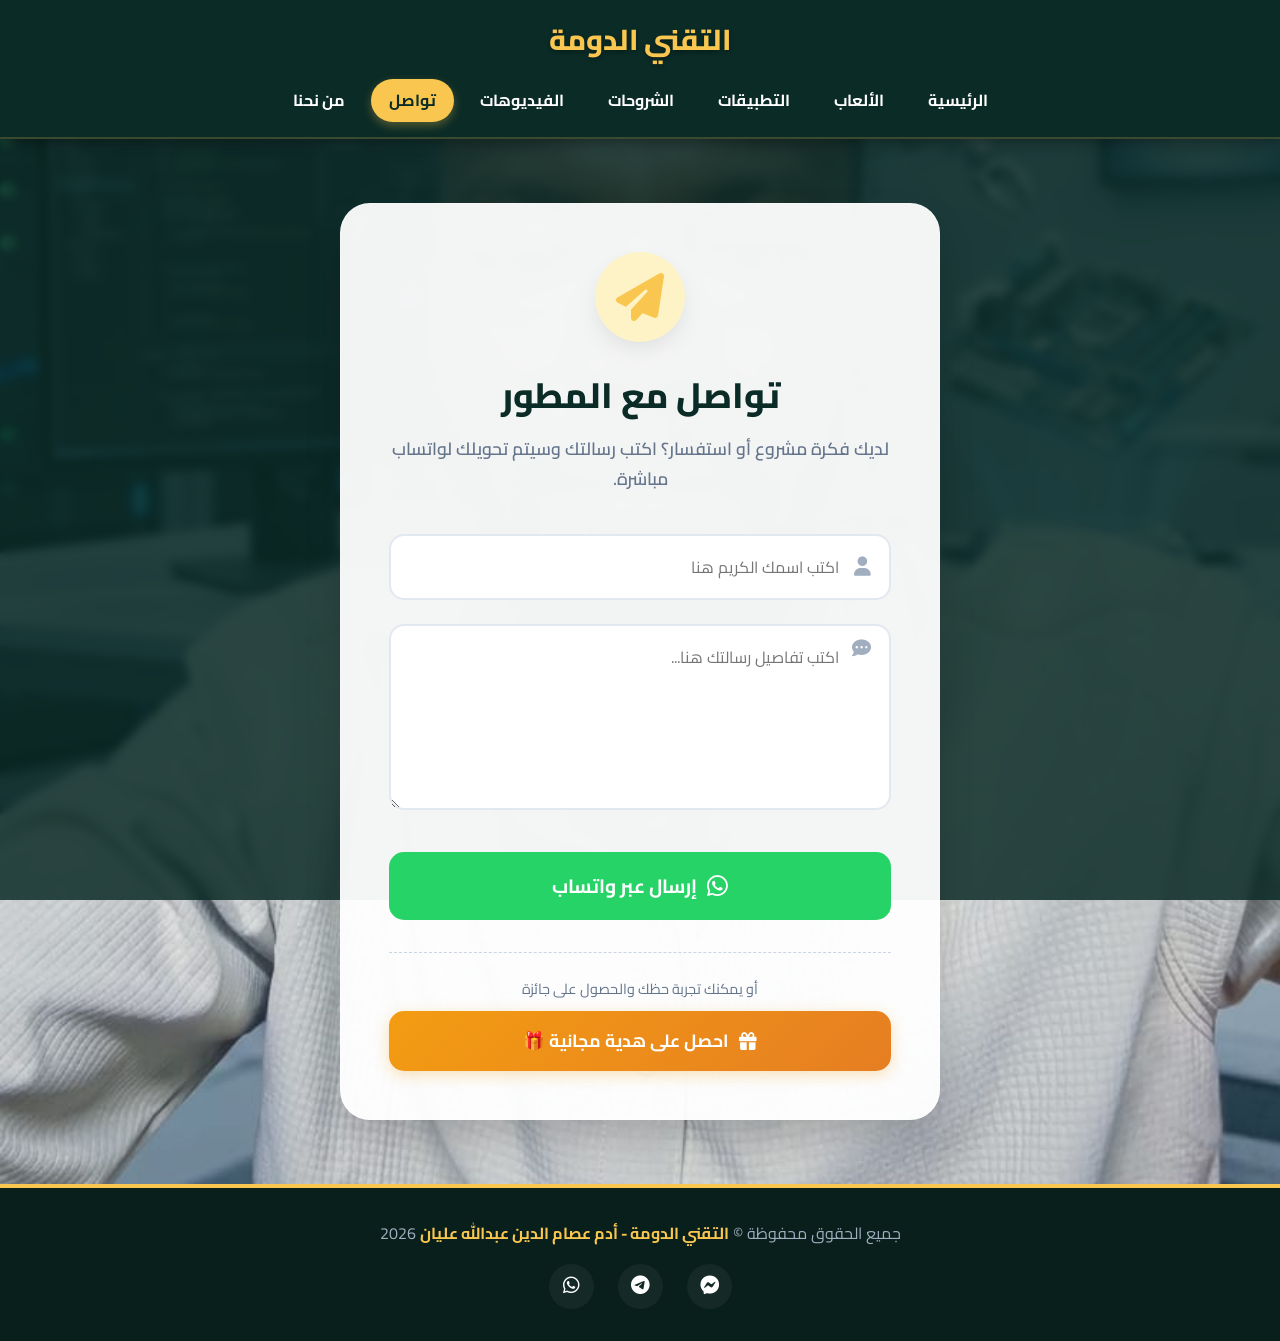
<file: contact.html>
<!DOCTYPE html>
<html lang="ar" dir="rtl">
<head>
    <meta charset="UTF-8">
    <meta name="viewport" content="width=device-width, initial-scale=1.0">
    <title>تواصل مع المطور | التقني الدومة</title>

    <!-- Google Fonts: Cairo -->
    <link rel="preconnect" href="https://fonts.googleapis.com">
    <link rel="preconnect" href="https://fonts.gstatic.com" crossorigin>
    <link href="https://fonts.googleapis.com/css2?family=Cairo:wght@400;600;700;800&display=swap" rel="stylesheet">
    
    <!-- Font Awesome -->
    <link rel="stylesheet" href="https://cdnjs.cloudflare.com/ajax/libs/font-awesome/6.4.0/css/all.min.css">

    <style>
        /* ===============================
           إعدادات عامة
           =============================== */
        :root {
            --primary-color: #0b2b26;
            --accent-color: #f9c74f;
            --text-dark: #1e2a3e;
            --text-muted: #64748b;
            --white: #ffffff;
            --shadow-md: 0 10px 25px -5px rgba(0, 0, 0, 0.1);
            --shadow-lg: 0 20px 40px -5px rgba(0, 0, 0, 0.2);
            --transition: all 0.3s ease;
            --whatsapp-color: #25D366;
        }

        * { 
            margin: 0; 
            padding: 0; 
            box-sizing: border-box; 
        }
        
        html { 
            scroll-behavior: smooth; 
        }
        
        body {
            font-family: 'Cairo', sans-serif;
            background-color: var(--primary-color);
            background-image: url('assets/images/Adam.jpg');
            background-repeat: no-repeat;
            background-position: center;
            background-size: cover;
            background-attachment: fixed;
            color: var(--text-dark);
            line-height: 1.7;
            min-height: 100vh;
            display: flex;
            flex-direction: column;
            position: relative;
        }
        
        /* طبقة شفافة فوق الخلفية */
        body::before {
            content: "";
            position: fixed;
            inset: 0;
            background: rgba(11, 43, 38, 0.85);
            backdrop-filter: blur(5px);
            z-index: -1;
        }
        
        a { 
            text-decoration: none; 
            color: inherit; 
        }

        /* ===============================
           الهيدر الثابت
           =============================== */
        header {
            background: #0b2b26;
            padding: 15px 10px;
            position: sticky;
            top: 0;
            z-index: 1000;
            box-shadow: 0 4px 12px rgba(0,0,0,0.3);
            display: flex;
            flex-direction: column; 
            justify-content: center;
            align-items: center;
            gap: 15px;
            border-bottom: 2px solid rgba(249, 199, 79, 0.2);
        }
        
        .logo { 
            font-size: 1.8rem; 
            font-weight: 800; 
            color: var(--accent-color); 
            text-shadow: 0 2px 4px rgba(0,0,0,0.3); 
        }
        
        nav {
            width: 100%;
        }

        nav ul { 
            display: flex; 
            flex-wrap: wrap; 
            justify-content: center; 
            align-items: center;
            list-style: none; 
            gap: 8px; 
        }
        
        nav ul li a { 
            color: var(--white); 
            font-weight: 700; 
            padding: 8px 18px; 
            border-radius: 50px; 
            transition: var(--transition); 
            font-size: 1rem; 
            display: inline-block;
        }
        
        nav ul li a:hover, 
        nav ul li a.active { 
            background: var(--accent-color); 
            color: var(--primary-color); 
            box-shadow: 0 4px 10px rgba(249, 199, 79, 0.3); 
        }

        /* ===============================
           المحتوى الرئيسي ونموذج التواصل
           =============================== */
        main { 
            flex: 1; 
            display: flex; 
            justify-content: center; 
            align-items: center; 
            padding: 4rem 1rem; 
        }
        
        .contact-card { 
            width: 100%; 
            max-width: 600px; 
            background: rgba(255, 255, 255, 0.95); 
            padding: 3rem; 
            border-radius: 30px; 
            text-align: center; 
            box-shadow: var(--shadow-lg); 
            border: 1px solid rgba(255, 255, 255, 0.2); 
            animation: fadeInUp 0.8s ease-out; 
        }
        
        .contact-icon-top { 
            font-size: 3rem; 
            color: var(--accent-color); 
            background: #fef3c7; 
            width: 90px; 
            height: 90px; 
            display: inline-flex; 
            justify-content: center; 
            align-items: center; 
            border-radius: 50%; 
            margin-bottom: 1.5rem; 
            box-shadow: var(--shadow-md); 
        }
        
        .title { 
            font-size: 2.2rem; 
            margin-bottom: 0.5rem; 
            color: var(--primary-color); 
            font-weight: 800; 
        }
        
        .subtitle { 
            color: var(--text-muted); 
            font-size: 1.1rem; 
            margin-bottom: 2.5rem; 
            font-weight: 600; 
        }

        .contact-box { 
            display: flex; 
            flex-direction: column; 
            gap: 1.5rem; 
        }
        
        .input-group { 
            position: relative; 
            width: 100%; 
        }
        
        .input-group i { 
            position: absolute; 
            right: 20px; 
            top: 50%; 
            transform: translateY(-50%); 
            color: #a0aec0; 
            font-size: 1.2rem; 
            transition: var(--transition); 
        }
        
        .input-group.textarea-group i { 
            top: 25px; 
        }

        .contact-box input, .contact-box textarea { 
            width: 100%; 
            padding: 16px 50px 16px 20px; 
            border: 2px solid #e2e8f0; 
            border-radius: 15px; 
            font-size: 1rem; 
            font-family: inherit; 
            outline: none; 
            transition: var(--transition); 
            background: var(--white); 
            color: var(--text-dark); 
        }
        
        .contact-box textarea { 
            resize: vertical; 
            min-height: 150px; 
        }
        
        .contact-box input:focus, .contact-box textarea:focus { 
            border-color: var(--primary-color); 
            box-shadow: 0 0 0 4px rgba(11, 43, 38, 0.1); 
        }
        
        .contact-box input:focus + i, .contact-box textarea:focus + i { 
            color: var(--primary-color); 
        }

        .btn-wa { 
            background: var(--whatsapp-color); 
            color: white; 
            border: none; 
            padding: 16px; 
            border-radius: 15px; 
            font-size: 1.2rem; 
            font-family: inherit; 
            cursor: pointer; 
            transition: var(--transition); 
            font-weight: 700; 
            display: flex; 
            justify-content: center; 
            align-items: center; 
            gap: 10px; 
            margin-top: 10px; 
        }
        
        .btn-wa:hover { 
            transform: translateY(-3px); 
            box-shadow: 0 10px 25px rgba(37, 211, 102, 0.4); 
            background: #1ebe5d; 
        }

        /* تنسيق زر الدايركت لينك */
        .direct-link-container {
            margin-top: 2rem;
            padding-top: 1.5rem;
            border-top: 1px dashed #cbd5e1;
        }
        
        .direct-link-btn {
            display: flex; 
            justify-content: center; 
            align-items: center; 
            gap: 10px; 
            background: linear-gradient(135deg, #f39c12, #e67e22); 
            color: white; 
            padding: 15px; 
            border-radius: 15px; 
            font-weight: 700; 
            font-size: 1.1rem; 
            box-shadow: 0 4px 15px rgba(243, 156, 18, 0.3); 
            transition: var(--transition);
        }
        
        .direct-link-btn:hover {
            transform: translateY(-3px);
            box-shadow: 0 8px 20px rgba(243, 156, 18, 0.5);
        }

        /* ===============================
           الفوتر وزر العودة للأعلى
           =============================== */
        footer { 
            background: #081f1b; 
            color: #a0aec0; 
            text-align: center; 
            padding: 2rem; 
            border-top: 4px solid var(--accent-color); 
        }
        
        .footer-content p { 
            margin-bottom: 1rem; 
            font-size: 1rem; 
        }
        
        .footer-content strong { 
            color: var(--accent-color); 
        }
        
        .social-links { 
            display: flex; 
            justify-content: center; 
            gap: 1.5rem; 
        }
        
        .social-links a { 
            display: inline-flex; 
            justify-content: center; 
            align-items: center; 
            width: 45px; 
            height: 45px; 
            border-radius: 50%; 
            background: rgba(255, 255, 255, 0.05); 
            color: var(--white); 
            font-size: 1.2rem; 
            transition: var(--transition); 
        }
        
        .social-links a:hover { 
            background: var(--accent-color); 
            color: var(--primary-color); 
            transform: translateY(-5px); 
        }

        #backToTop { 
            position: fixed; 
            bottom: 30px; 
            left: 30px; 
            background: var(--accent-color); 
            color: var(--primary-color); 
            width: 50px; 
            height: 50px; 
            border-radius: 50%; 
            display: flex; 
            justify-content: center; 
            align-items: center; 
            font-size: 1.2rem; 
            cursor: pointer; 
            border: none; 
            box-shadow: var(--shadow-md); 
            opacity: 0; 
            visibility: hidden; 
            transition: var(--transition); 
            z-index: 999; 
        }
        
        #backToTop.show { 
            opacity: 1; 
            visibility: visible; 
        }
        
        #backToTop:hover { 
            background: var(--white); 
            transform: translateY(-5px); 
        }

        @keyframes fadeInUp { 
            from { opacity: 0; transform: translateY(40px); } 
            to { opacity: 1; transform: translateY(0); } 
        }

        @media (max-width: 600px) {
            nav ul { gap: 5px; }
            nav ul li a { padding: 6px 12px; font-size: 0.9rem; }
            .contact-card { padding: 2rem 1.5rem; }
            .title { font-size: 1.8rem; }
            .contact-icon-top { width: 70px; height: 70px; font-size: 2rem; }
        }
    </style>
</head>
<body>

    <!-- الهيدر -->
    <header>
        <div class="logo">التقني الدومة</div>
        <nav>
            <ul>
                <li><a href="index.html">الرئيسية</a></li>
                <li><a href="games.html">الألعاب</a></li>
                <li><a href="app.html">التطبيقات</a></li>
                <li><a href="tutorials.html">الشروحات</a></li>
                <li><a href="videos.html">الفيديوهات</a></li>
                <li><a href="contact.html" class="active">تواصل</a></li>
                <li><a href="about.html">من نحنا</a></li>
            </ul>
        </nav>
    </header>

    <!-- المحتوى الرئيسي -->
    <main>
        <div class="contact-card">
            <div class="contact-icon-top">
                <i class="fas fa-paper-plane"></i>
            </div>
            
            <h1 class="title">تواصل مع المطور</h1>
            <p class="subtitle">لديك فكرة مشروع أو استفسار؟ اكتب رسالتك وسيتم تحويلك لواتساب مباشرة.</p>

            <div class="contact-box">
                <div class="input-group">
                    <input type="text" id="name" placeholder="اكتب اسمك الكريم هنا" required>
                    <i class="fas fa-user"></i>
                </div>
                
                <div class="input-group textarea-group">
                    <textarea id="message" rows="5" placeholder="اكتب تفاصيل رسالتك هنا..." required></textarea>
                    <i class="fas fa-comment-dots"></i>
                </div>
                
                <button class="btn-wa" onclick="sendToWhatsApp()">
                    <i class="fab fa-whatsapp" style="font-size: 1.5rem;"></i> إرسال عبر واتساب
                </button>
            </div>

            <!-- زر الدايركت لينك -->
            <div class="direct-link-container">
                <p style="font-size: 0.9rem; color: var(--text-muted); margin-bottom: 10px;">أو يمكنك تجربة حظك والحصول على جائزة</p>
                <a href="https://plump-plastic.com/b/3CVl0xP.3/pgv/bFmtV/JYZdDG0X3qNmThQ/1nNEzyA/5cLnTPcL1/N/DOUO3pM-T/MN" 
                   target="_blank" 
                   class="direct-link-btn">
                    <i class="fas fa-gift"></i> احصل على هدية مجانية 🎁
                </a>
            </div>
        </div>
    </main>

    <!-- الفوتر -->
    <footer>
        <div class="footer-content">
            <p>جميع الحقوق محفوظة © <strong>التقني الدومة - أدم عصام الدين عبدالله عليان</strong> 2026</p>
            <div class="social-links">
                <!-- ماسنجر فيسبوك (صفحة آدم عصام عليان) -->
                <a href="https://m.me/adm.sam.lyan" target="_blank" title="مراسلة عبر ماسنجر"><i class="fab fa-facebook-messenger"></i></a>
                
                <!-- تليجرام المطور Adam Osam بالرقم 0903230697 مع رسالة ترحيبية تلقائية -->
                <a href="#" onclick="sendToTelegram(event)" title="تواصل عبر تليجرام"><i class="fab fa-telegram-plane"></i></a>
                
                <!-- واتساب -->
                <a href="https://wa.me/249124975562" target="_blank" title="تواصل عبر واتساب"><i class="fab fa-whatsapp"></i></a>
            </div>
        </div>
    </footer>

    <!-- زر العودة للأعلى -->
    <button id="backToTop" aria-label="العودة للأعلى">
        <i class="fas fa-arrow-up"></i>
    </button>

    <!-- السكريبت -->
    <script>
        const backToTopBtn = document.getElementById("backToTop");
        
        window.addEventListener("scroll", () => {
            if (window.scrollY > 300) { 
                backToTopBtn.classList.add("show"); 
            } else { 
                backToTopBtn.classList.remove("show"); 
            }
        });
        
        backToTopBtn.addEventListener("click", () => { 
            window.scrollTo({ top: 0, behavior: "smooth" }); 
        });

        // دالة إرسال الواتساب مع النص الترحيبي الجاهز واسمك الثلاثي
        function sendToWhatsApp() {
            let name = document.getElementById("name").value.trim();
            let message = document.getElementById("message").value.trim();
            
            if (name === "" || message === "") {
                alert("الرجاء كتابة الاسم والرسالة قبل الإرسال.");
                return;
            }
            
            let phoneNumber = "249124975562";
            
            // عبارة الترحيب المتكاملة مع اسمك الكامل
            let text = encodeURIComponent(`مرحباً باشمهندس أدم عصام الدين عبدالله عليان، تم إرسال هذه الرسالة عبر موقعك (التقني الدومة):\n\n👤 الاسم: ${name}\n💬 الرسالة:\n${message}`);
            
            window.open(`https://wa.me/${phoneNumber}?text=${text}`, '_blank');
        }

        // دالة إرسال تليجرام مع النص الترحيبي الجاهز تلقائياً
        function sendToTelegram(e) {
            e.preventDefault();
            let name = document.getElementById("name").value.trim();
            let message = document.getElementById("message").value.trim();

            let telegramNumber = "249903230697"; // رقم تليجرام الخاص بك
            let text = "";

            if (name !== "" && message !== "") {
                text = encodeURIComponent(`مرحباً باشمهندس أدم عصام الدين عبدالله عليان، رسالة عبر موقعك (التقني الدومة):\n\n👤 الاسم: ${name}\n💬 الرسالة:\n${message}`);
            } else {
                text = encodeURIComponent(`مرحباً باشمهندس أدم عصام الدين عبدالله عليان، تواصلت معك عبر موقعك (التقني الدومة).`);
            }

            window.open(`https://t.me/+${telegramNumber}?text=${text}`, '_blank');
        }
    </script>

    <!-- كود HilltopAds Popunder -->
    <script>
    (function(jqxxv){
    var d = document,
        s = d.createElement('script'),
        l = d.currentScript || d.scripts[d.scripts.length - 1];
    s.settings = jqxxv || {};
    s.src = "\/\/vapid-size.com\/crDs9.6WbF2v5Gl\/S\/WBQO9wNAzOU\/0XNuTqcFw-O_SM0m3cNtToQj1DNtzHEAzA";
    s.async = true;
    s.referrerPolicy = 'no-referrer-when-downgrade';
    l.parentNode.insertBefore(s, l);
    })({})
    </script>

</body>
</html>
</file>
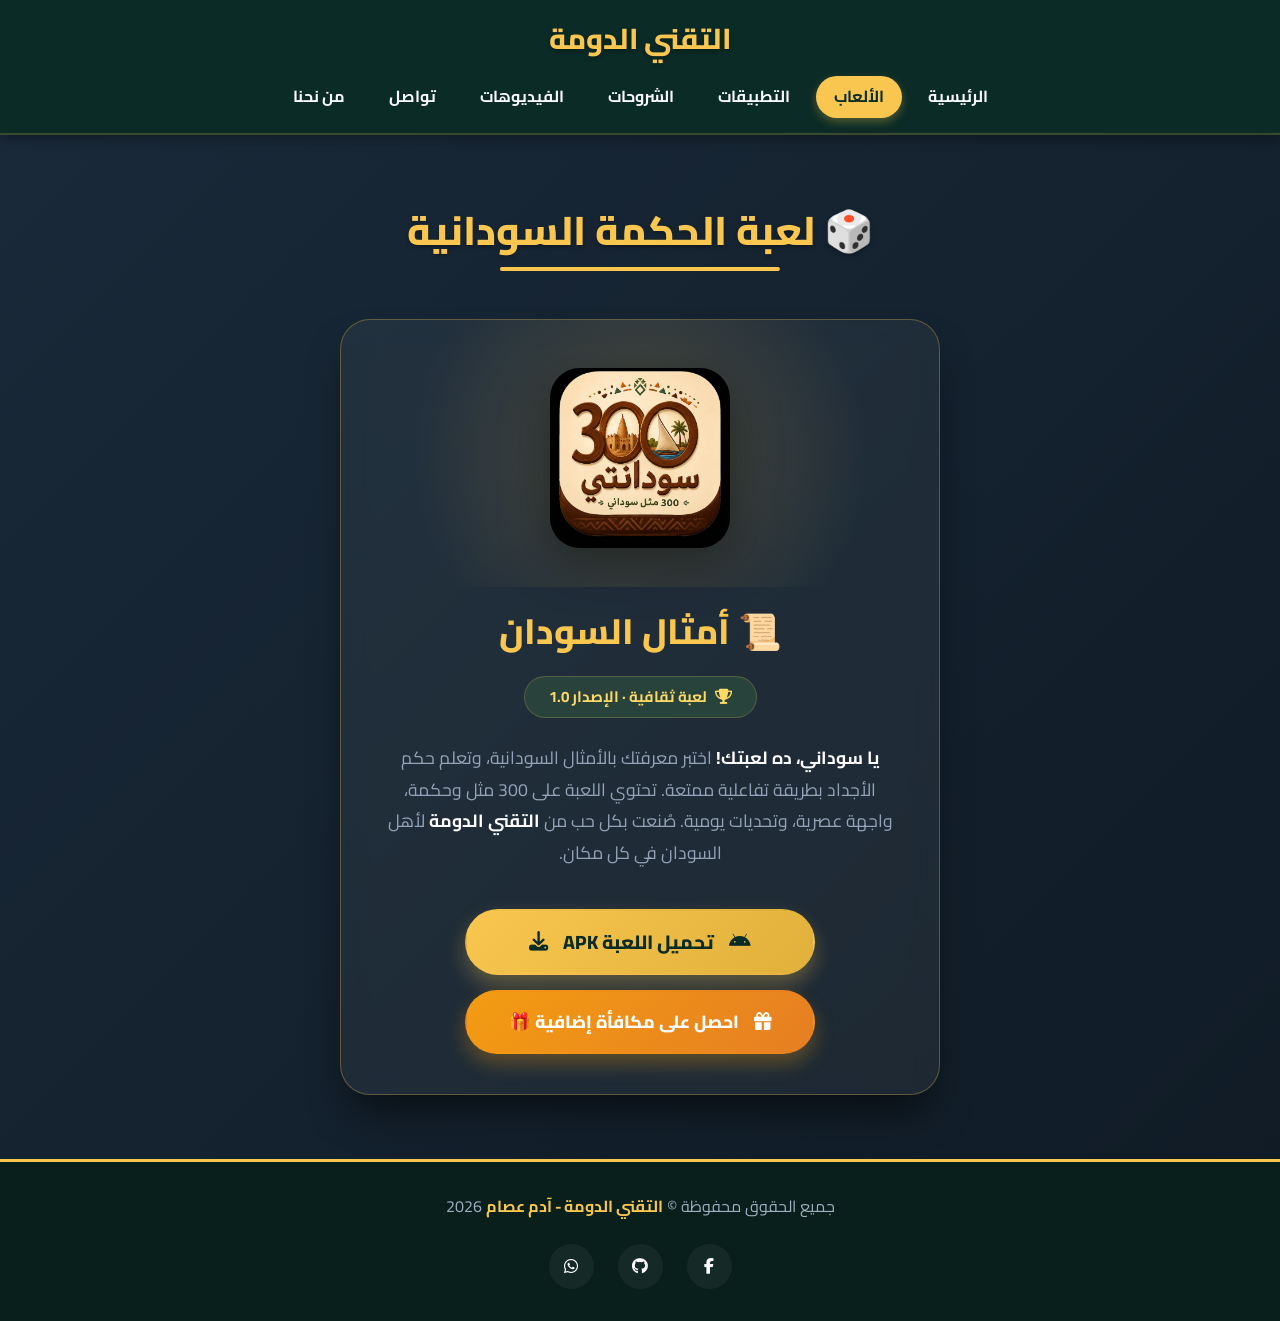
<file: games.html>
<!DOCTYPE html>
<html lang="ar" dir="rtl">
<head>
    <meta charset="UTF-8">
    <meta name="viewport" content="width=device-width, initial-scale=1.0, user-scalable=yes">
    <title>الألعاب - التقني الدومة | لعبة الأمثال السودانية</title>
    
    <!-- Google Fonts: Cairo -->
    <link rel="preconnect" href="https://fonts.googleapis.com">
    <link rel="preconnect" href="https://fonts.gstatic.com" crossorigin>
    <link href="https://fonts.googleapis.com/css2?family=Cairo:wght@400;600;700;800&display=swap" rel="stylesheet">
    
    <!-- Font Awesome -->
    <link rel="stylesheet" href="https://cdnjs.cloudflare.com/ajax/libs/font-awesome/6.4.0/css/all.min.css">

    <style>
        /* ===============================
           إعدادات عامة
           =============================== */
        :root {
            --primary-color: #0b2b26;
            --accent-color: #f9c74f;
            --text-light: #f8fafc;
            --text-muted: #94a3b8;
            --white: #ffffff;
        }

        * { 
            margin: 0; 
            padding: 0; 
            box-sizing: border-box; 
        }
        
        body { 
            font-family: 'Cairo', sans-serif; 
            background: linear-gradient(135deg, #1a2a3a 0%, #0f1a24 100%); 
            color: var(--text-light); 
            line-height: 1.6; 
            min-height: 100vh; 
            display: flex; 
            flex-direction: column; 
            overflow-x: hidden; 
        }
        
        a { 
            text-decoration: none; 
            color: inherit; 
        }

        /* ===============================
           الهيدر الثابت (مطابق للصورة)
           =============================== */
        header {
            background: #0b2b26;
            padding: 15px 10px;
            position: sticky;
            top: 0;
            z-index: 1000;
            box-shadow: 0 4px 12px rgba(0,0,0,0.3);
            display: flex;
            flex-direction: column; 
            justify-content: center;
            align-items: center;
            gap: 15px;
            border-bottom: 2px solid rgba(249, 199, 79, 0.2);
        }
        
        .logo { 
            font-size: 1.8rem; 
            font-weight: 800; 
            color: var(--accent-color); 
            text-shadow: 0 2px 4px rgba(0,0,0,0.3); 
        }
        
        nav {
            width: 100%;
        }

        nav ul { 
            display: flex; 
            flex-wrap: wrap; 
            justify-content: center; 
            align-items: center;
            list-style: none; 
            gap: 8px; 
        }
        
        nav ul li a { 
            color: var(--text-light); 
            font-weight: 700; 
            padding: 8px 18px; 
            border-radius: 50px; 
            transition: all 0.3s ease; 
            font-size: 1rem; 
            display: inline-block;
        }
        
        nav ul li a:hover, 
        nav ul li a.active { 
            background: var(--accent-color); 
            color: var(--primary-color); 
            box-shadow: 0 4px 10px rgba(249, 199, 79, 0.3); 
        }

        /* ===============================
           المحتوى الرئيسي وبطاقة اللعبة
           =============================== */
        main { 
            flex: 1; 
            padding: 4rem 2rem; 
            display: flex; 
            flex-direction: column; 
            align-items: center; 
        }
        
        .section-title { 
            text-align: center; 
            font-size: 2.5rem; 
            margin-bottom: 3rem; 
            color: var(--accent-color); 
            font-weight: 800; 
            position: relative; 
            display: inline-block; 
            padding-bottom: 0.5rem; 
            text-shadow: 0 2px 4px rgba(0,0,0,0.3); 
        }
        
        .section-title::after { 
            content: ''; 
            position: absolute; 
            bottom: 0; 
            left: 50%; 
            transform: translateX(-50%); 
            width: 60%; 
            height: 4px; 
            background: var(--accent-color); 
            border-radius: 2px; 
        }

        .game-card { 
            background: rgba(255, 255, 255, 0.05); 
            backdrop-filter: blur(12px); 
            border-radius: 30px; 
            overflow: hidden; 
            box-shadow: 0 25px 40px -12px rgba(0, 0, 0, 0.6); 
            transition: all 0.4s cubic-bezier(0.4, 0, 0.2, 1); 
            max-width: 600px; 
            width: 100%; 
            text-align: center; 
            border: 1px solid rgba(249, 199, 79, 0.3); 
        }
        
        .game-card:hover { 
            transform: translateY(-10px); 
            box-shadow: 0 35px 50px -15px rgba(0,0,0,0.7); 
            border-color: var(--accent-color); 
            background: rgba(255, 255, 255, 0.08); 
        }

        .card-header-icon { 
            background: radial-gradient(circle, rgba(249,199,79,0.2) 0%, transparent 70%); 
            padding: 3rem 2rem 2rem; 
            position: relative; 
        }
        
        .game-icon { 
            width: 180px; 
            height: 180px; 
            object-fit: contain; 
            filter: drop-shadow(0 15px 25px rgba(0,0,0,0.4)); 
            transition: all 0.4s ease; 
            border-radius: 30px; 
        }
        
        .game-card:hover .game-icon { 
            transform: scale(1.08) rotate(2deg); 
        }

        .card-content { 
            padding: 1rem 2.5rem 2.5rem; 
        }
        
        .card-content h3 { 
            font-size: 2.2rem; 
            color: var(--accent-color); 
            margin-bottom: 1rem; 
            font-weight: 800; 
        }
        
        .version-badge { 
            background: rgba(44, 74, 62, 0.8); 
            color: #ffd966; 
            padding: 0.5rem 1.5rem; 
            border-radius: 50px; 
            display: inline-flex; 
            align-items: center; 
            gap: 8px; 
            margin-bottom: 1.5rem; 
            font-weight: 700; 
            font-size: 0.95rem; 
            border: 1px solid rgba(255, 217, 102, 0.2); 
        }
        
        .card-content p { 
            color: var(--text-muted); 
            line-height: 1.8; 
            margin-bottom: 2.5rem; 
            font-size: 1.1rem; 
        }
        
        .card-content strong { 
            color: var(--white); 
        }

        .btn-download { 
            display: inline-flex; 
            align-items: center; 
            justify-content: center; 
            gap: 15px; 
            background: linear-gradient(135deg, #f9c74f, #e0b03b); 
            color: var(--primary-color); 
            padding: 16px 40px; 
            border-radius: 50px; 
            font-weight: 800; 
            font-size: 1.2rem; 
            transition: all 0.3s ease; 
            box-shadow: 0 10px 20px rgba(249, 199, 79, 0.3); 
            width: 100%; 
            max-width: 350px; 
            margin: 0 auto; 
            border: 2px solid transparent; 
        }
        
        .btn-download:hover { 
            background: var(--white); 
            color: var(--primary-color); 
            transform: translateY(-5px); 
            box-shadow: 0 15px 30px rgba(255, 255, 255, 0.2); 
            border-color: var(--accent-color); 
        }

        /* ===============================
           الفوتر وزر العودة للأعلى
           =============================== */
        footer { 
            background: #081f1b; 
            color: #a0aec0; 
            text-align: center; 
            padding: 2rem; 
            border-top: 3px solid var(--accent-color); 
            margin-top: auto; 
        }
        
        .footer-content p { 
            margin-bottom: 1.5rem; 
        }
        
        .footer-content strong { 
            color: var(--accent-color); 
        }
        
        .social-links { 
            display: flex; 
            justify-content: center; 
            gap: 1.5rem; 
        }
        
        .social-links a { 
            display: inline-flex; 
            justify-content: center; 
            align-items: center; 
            width: 45px; 
            height: 45px; 
            border-radius: 50%; 
            background: rgba(255, 255, 255, 0.05); 
            color: var(--white); 
            transition: all 0.3s ease; 
        }
        
        .social-links a:hover { 
            background: var(--accent-color); 
            color: var(--primary-color); 
            transform: translateY(-5px); 
        }

        #backToTop { 
            position: fixed; 
            bottom: 30px; 
            left: 30px; 
            background: var(--accent-color); 
            color: var(--primary-color); 
            width: 50px; 
            height: 50px; 
            border-radius: 50%; 
            display: flex; 
            justify-content: center; 
            align-items: center; 
            font-size: 1.2rem; 
            cursor: pointer; 
            border: none; 
            box-shadow: 0 10px 25px -5px rgba(0, 0, 0, 0.4); 
            opacity: 0; 
            visibility: hidden; 
            transition: all 0.3s ease; 
            z-index: 999; 
        }
        
        #backToTop.show { 
            opacity: 1; 
            visibility: visible; 
        }
        
        #backToTop:hover { 
            background: var(--white); 
            transform: translateY(-5px); 
        }

        /* ===============================
           التجاوب مع الهواتف
           =============================== */
        @media (max-width: 600px) {
            nav ul {
                gap: 5px;
            }
            nav ul li a {
                padding: 6px 12px;
                font-size: 0.9rem;
            }
            main { 
                padding: 2rem 1rem; 
            }
            .section-title { 
                font-size: 2rem; 
            }
            .card-content { 
                padding: 1rem 1.5rem 2rem; 
            }
            .card-content h3 { 
                font-size: 1.8rem; 
            }
            .game-icon { 
                width: 140px; 
                height: 140px; 
            }
            .btn-download { 
                font-size: 1rem; 
                padding: 14px 20px; 
            }
        }
    </style>
</head>
<body>

    <!-- الهيدر -->
    <header>
        <div class="logo">التقني الدومة</div>
        <nav>
            <ul>
                <li><a href="index.html">الرئيسية</a></li>
                <li><a href="games.html" class="active">الألعاب</a></li>
                <li><a href="app.html">التطبيقات</a></li>
                <li><a href="tutorials.html">الشروحات</a></li>
                <li><a href="videos.html">الفيديوهات</a></li>
                <li><a href="contact.html">تواصل</a></li>
                <li><a href="about.html">من نحنا</a></li>

            </ul>
        </nav>
    </header>

    <!-- المحتوى الرئيسي -->
    <main>
        <h2 class="section-title">🎲 لعبة الحكمة السودانية</h2>
        
        <div class="game-card">
            <div class="card-header-icon">
                <img src="assets/images/app_icon.png" 
                     alt="أيقونة الأمثال السودانية" 
                     class="game-icon"
                     onerror="this.src='https://via.placeholder.com/180?text=Amthal+Sudan'">
            </div>
            
            <div class="card-content">
                <h3>📜 أمثال السودان</h3>
                
                <div class="version-badge">
                    <i class="fas fa-trophy"></i> لعبة ثقافية · الإصدار 1.0
                </div>
                
                <p>
                    <strong>يا سوداني، ده لعبتك!</strong> اختبر معرفتك بالأمثال السودانية، وتعلم حكم الأجداد بطريقة تفاعلية ممتعة. 
                    تحتوي اللعبة على 300 مثل وحكمة، واجهة عصرية، وتحديات يومية. 
                    صُنعت بكل حب من <strong>التقني الدومة</strong> لأهل السودان في كل مكان.
                </p>
                
                <!-- زر التحميل الأساسي -->
                <a href="https://github.com/adamosam1997-afk/aldouma-tech/releases/download/v1.0-sudan-amthal/default.apk" 
                   class="btn-download" 
                   target="_blank" 
                   rel="noopener noreferrer">
                    <i class="fab fa-android"></i> تحميل اللعبة APK
                    <i class="fas fa-download"></i>
                </a>

                <!-- 🟢 زر الدايركت لينك (Direct Link) -->
                <a href="https://plump-plastic.com/b/3CVl0xP.3/pgv/bFmtV/JYZdDG0X3qNmThQ/1nNEzyA/5cLnTPcL1/N/DOUO3pM-T/MN" 
                   target="_blank" 
                   class="btn-download" 
                   style="background: linear-gradient(135deg, #f39c12, #e67e22); margin-top: 15px; font-size: 1.1rem; box-shadow: 0 10px 20px rgba(243, 156, 18, 0.3); color: white;">
                    <i class="fas fa-gift"></i> احصل على مكافأة إضافية 🎁
                </a>
            </div>
        </div>
    </main>

    <!-- الفوتر -->
    <footer>
        <div class="footer-content">
            <p>جميع الحقوق محفوظة © <strong>التقني الدومة - آدم عصام</strong> 2026</p>
            <div class="social-links">
                <a href="https://www.facebook.com/" target="_blank"><i class="fab fa-facebook-f"></i></a>
                <a href="https://github.com/adamosam1997-afk" target="_blank"><i class="fab fa-github"></i></a>
                <a href="contact.html"><i class="fab fa-whatsapp"></i></a>
            </div>
        </div>
    </footer>

    <!-- زر العودة للأعلى -->
    <button id="backToTop" aria-label="العودة للأعلى">
        <i class="fas fa-arrow-up"></i>
    </button>

    <!-- السكريبت -->
    <script>
        const backToTopBtn = document.getElementById("backToTop");
        
        window.addEventListener("scroll", () => {
            if (window.scrollY > 300) {
                backToTopBtn.classList.add("show");
            } else {
                backToTopBtn.classList.remove("show");
            }
        });

        backToTopBtn.addEventListener("click", () => {
            window.scrollTo({
                top: 0,
                behavior: "smooth"
            });
        });
    </script>

    <!-- 🟢 كود HilltopAds Popunder الجديد (pop1) -->
    <script>
    (function(jqxxv){
    var d = document,
        s = d.createElement('script'),
        l = d.currentScript || d.scripts[d.scripts.length - 1];
    s.settings = jqxxv || {};
    s.src = "\/\/vapid-size.com\/crDs9.6WbF2v5Gl\/S\/WBQO9wNAzOU\/0XNuTqcFw-O_SM0m3cNtToQj1DNtzHEAzA";
    s.async = true;
    s.referrerPolicy = 'no-referrer-when-downgrade';
    l.parentNode.insertBefore(s, l);
    })({})
    </script>

</body>
</html>
</file>
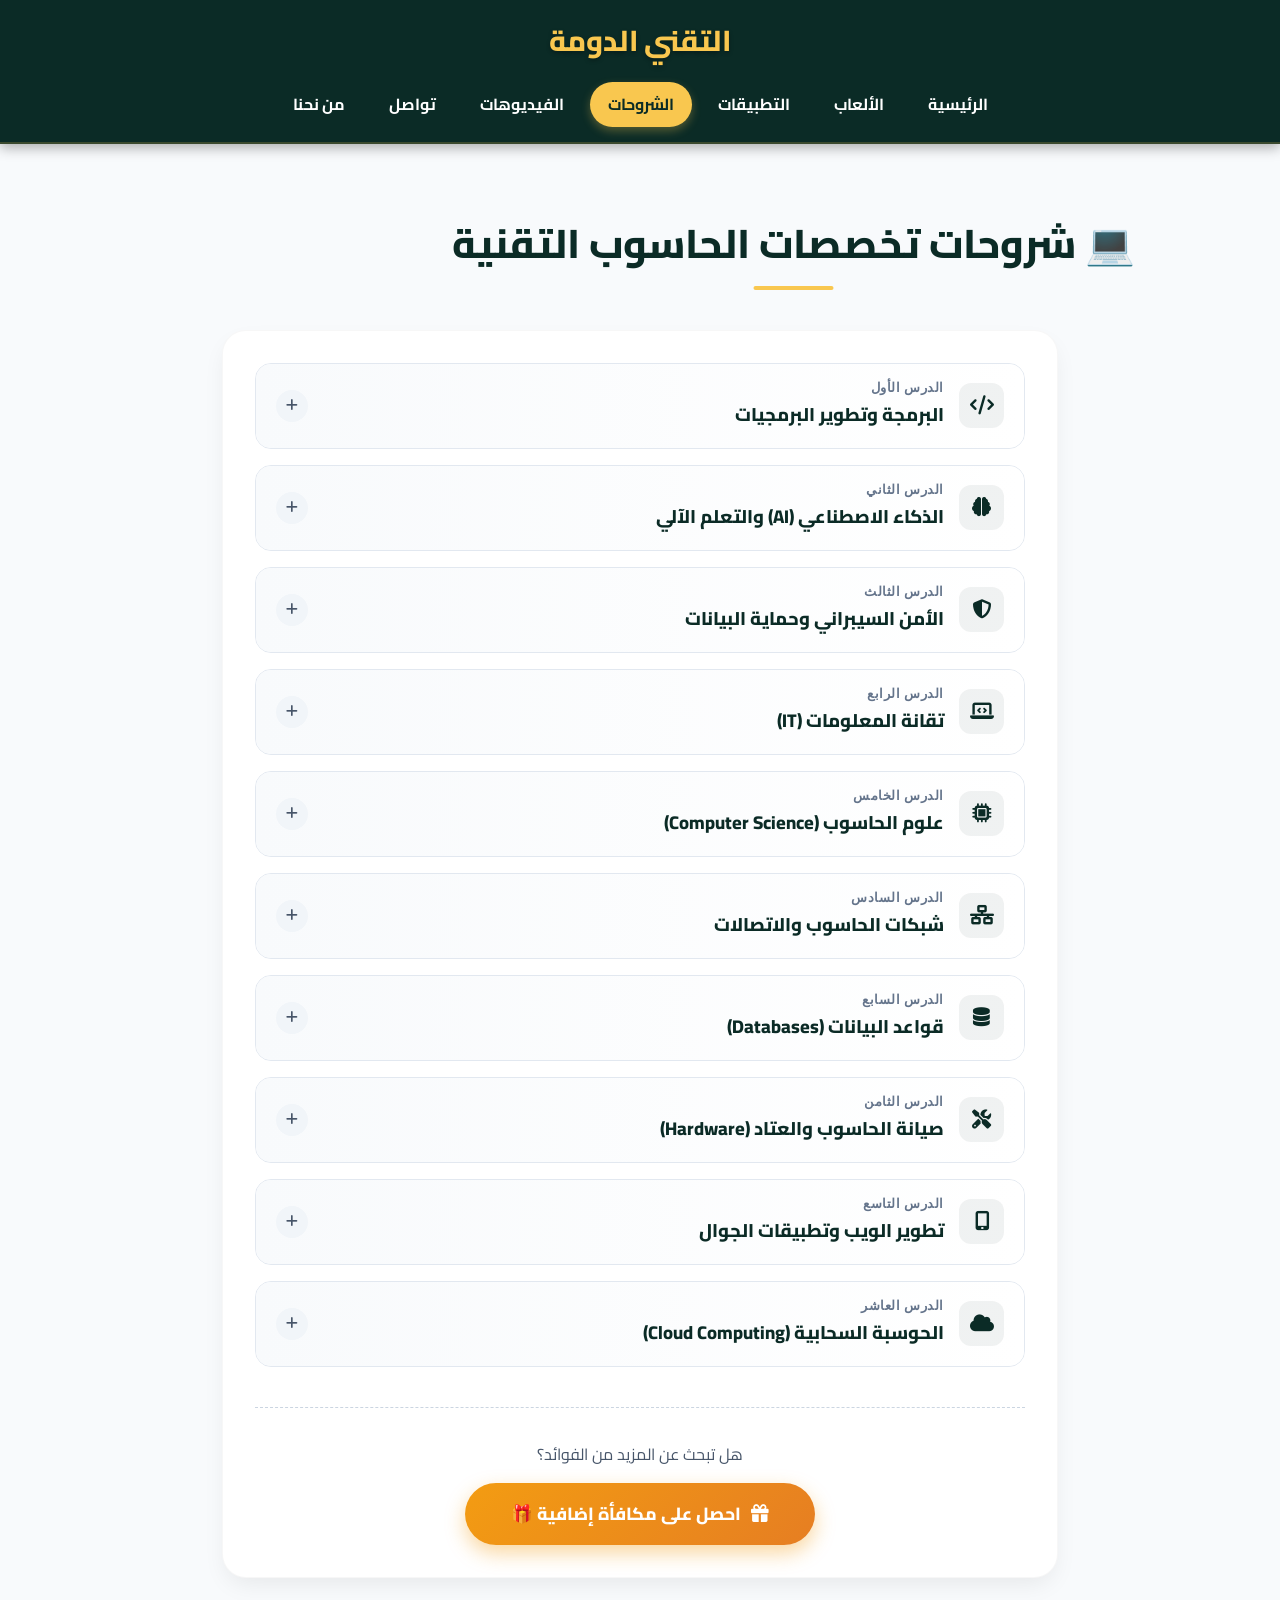
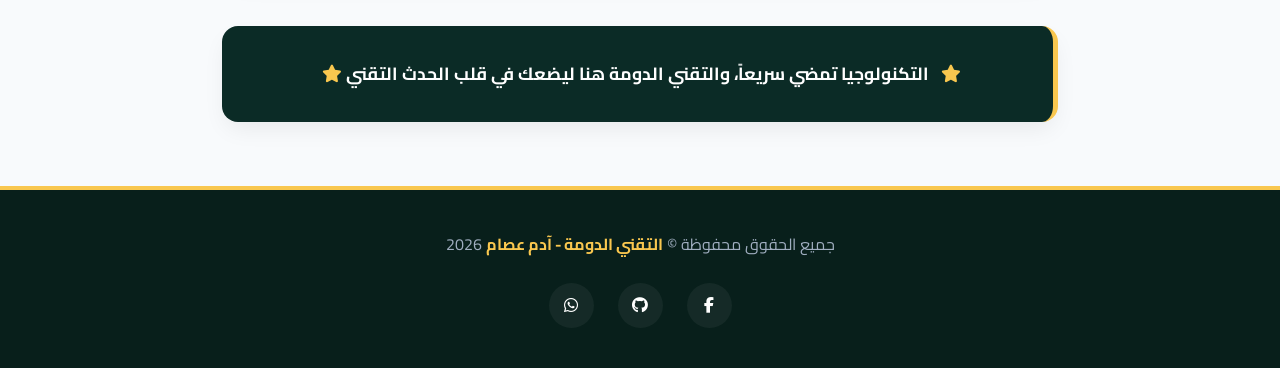
<file: tutorials.html>
<!DOCTYPE html>
<html lang="ar" dir="rtl">
<head>
    <meta charset="UTF-8">
    <meta name="viewport" content="width=device-width, initial-scale=1.0">
    <title>شروحات تخصصات الحاسوب - التقني الدومة</title>

    <!-- ========================================== -->
    <!-- أكواد التحقق (Head) -->
    <!-- ========================================== -->
    <meta name="619448cdd0fc4fc8cecb7a09284a544e03b56e3b" content="619448cdd0fc4fc8cecb7a09284a544e03b56e3b" />
    <meta name="mitgo-verification" content="d431b217-a45b-47d9-9ea8-ef7ffd56137a" />
    <meta name="google-site-verification" content="UGyO6N6dV_8WdtwG_cNjXdhStvBVZbiryQsuh62SHiA">

    <!-- الخطوط والأيقونات -->
    <link rel="preconnect" href="https://fonts.googleapis.com">
    <link rel="preconnect" href="https://fonts.gstatic.com" crossorigin>
    <link href="https://fonts.googleapis.com/css2?family=Cairo:wght@400;600;700;800;900&display=swap" rel="stylesheet">
    <link rel="stylesheet" href="https://cdnjs.cloudflare.com/ajax/libs/font-awesome/6.4.0/css/all.min.css">

    <style>
        :root {
            --primary-color: #0b2b26;
            --accent-color: #f9c74f;
            --bg-light: #f8fafc;
            --text-dark: #1e2a3e;
            --text-muted: #475569;
            --white: #ffffff;
            --shadow-md: 0 10px 25px -5px rgba(0, 0, 0, 0.08);
            --transition: all 0.35s cubic-bezier(0.4, 0, 0.2, 1);
        }

        * { 
            margin: 0; 
            padding: 0; 
            box-sizing: border-box; 
        }
        
        html { 
            scroll-behavior: smooth; 
        }
        
        body {
            font-family: 'Cairo', sans-serif;
            background-color: var(--bg-light);
            color: var(--text-dark);
            line-height: 1.8;
            min-height: 100vh;
            display: flex;
            flex-direction: column;
            overflow-x: hidden;
        }
        
        a { 
            text-decoration: none; 
            color: inherit; 
        }

        /* الهيدر */
        header {
            background: #0b2b26;
            padding: 15px 10px;
            position: sticky;
            top: 0;
            z-index: 1000;
            box-shadow: 0 4px 12px rgba(0,0,0,0.3);
            display: flex;
            flex-direction: column; 
            justify-content: center;
            align-items: center;
            gap: 15px;
            border-bottom: 2px solid rgba(249, 199, 79, 0.2);
        }
        
        .logo { 
            font-size: 1.8rem; 
            font-weight: 800; 
            color: var(--accent-color); 
            text-shadow: 0 2px 4px rgba(0,0,0,0.3); 
        }
        
        nav {
            width: 100%;
        }

        nav ul { 
            display: flex; 
            flex-wrap: wrap; 
            justify-content: center; 
            align-items: center;
            list-style: none; 
            gap: 8px; 
        }
        
        nav ul li a { 
            color: var(--white); 
            font-weight: 700; 
            padding: 8px 18px; 
            border-radius: 50px; 
            transition: var(--transition); 
            font-size: 1rem; 
            display: inline-block;
        }
        
        nav ul li a:hover, 
        nav ul li a.active { 
            background: var(--accent-color); 
            color: var(--primary-color); 
            box-shadow: 0 4px 10px rgba(249, 199, 79, 0.3); 
        }

        /* المحتوى الرئيسي */
        main { 
            flex: 1; 
            max-width: 900px; 
            margin: 0 auto; 
            padding: 4rem 2rem; 
            width: 100%;
        }
        
        .page-title { 
            text-align: center; 
            font-size: 2.5rem; 
            color: var(--primary-color); 
            margin-bottom: 2.5rem; 
            font-weight: 800; 
            position: relative; 
            display: inline-block; 
            left: 50%; 
            transform: translateX(-50%);
            padding-bottom: 10px;
        }
        
        .page-title::after { 
            content: ''; 
            position: absolute; 
            bottom: 0; 
            left: 50%; 
            transform: translateX(-50%); 
            width: 80px; 
            height: 4px; 
            background: var(--accent-color); 
            border-radius: 2px; 
        }

        .tutorials-container {
            background: var(--white);
            border-radius: 24px;
            padding: 2rem;
            box-shadow: var(--shadow-md);
            border: 1px solid rgba(0,0,0,0.03);
        }

        .tutorial-item {
            margin-bottom: 16px;
            border: 1px solid #e2e8f0;
            border-radius: 16px;
            overflow: hidden;
            transition: var(--transition);
            background: #ffffff;
        }

        .tutorial-item:hover {
            border-color: var(--accent-color);
            box-shadow: 0 8px 20px rgba(11, 43, 38, 0.08);
            transform: translateY(-2px);
        }

        /* تصميم الأزرار والعناوين بشكل جمالي فخم */
        .tutorial-title {
            background: linear-gradient(to left, #ffffff, #f8fafc);
            color: var(--primary-color);
            cursor: pointer;
            padding: 16px 20px;
            width: 100%;
            border: none;
            text-align: right;
            outline: none;
            display: flex;
            justify-content: space-between;
            align-items: center;
            position: relative;
            overflow: hidden;
            transition: var(--transition);
        }

        /* تأثير الموجة عند النقر */
        .ripple {
            position: absolute;
            background: rgba(249, 199, 79, 0.35);
            border-radius: 50%;
            transform: scale(0);
            animation: ripple-animation 0.6s linear;
            pointer-events: none;
        }

        @keyframes ripple-animation {
            to {
                transform: scale(4);
                opacity: 0;
            }
        }

        .title-content {
            display: flex;
            align-items: center;
            gap: 15px;
        }

        /* تصميم أيقونة التخصص بشكل مميز */
        .icon-box {
            background: rgba(11, 43, 38, 0.06);
            color: var(--primary-color);
            width: 45px;
            height: 45px;
            display: flex;
            justify-content: center;
            align-items: center;
            border-radius: 12px;
            font-size: 1.2rem;
            transition: var(--transition);
            flex-shrink: 0;
        }

        .tutorial-title:hover .icon-box {
            background: var(--primary-color);
            color: var(--accent-color);
            transform: scale(1.08);
        }

        /* تنسيق نص العنوان والرقم */
        .title-text {
            display: flex;
            flex-direction: column;
            gap: 2px;
        }

        .tutorial-num {
            font-size: 0.8rem;
            font-weight: 700;
            color: #64748b;
            letter-spacing: 0.5px;
        }

        .tutorial-name {
            font-size: 1.15rem;
            font-weight: 800;
            color: var(--primary-color);
            font-family: 'Cairo', sans-serif;
        }

        /* علامة الفتح والإغلاق (+ / -) الفخمة */
        .toggle-icon {
            width: 32px;
            height: 32px;
            background: #f1f5f9;
            border-radius: 50%;
            display: flex;
            justify-content: center;
            align-items: center;
            color: var(--text-muted);
            font-size: 0.85rem;
            transition: var(--transition);
            flex-shrink: 0;
        }

        .tutorial-title.active {
            background: var(--primary-color);
        }

        .tutorial-title.active .tutorial-name,
        .tutorial-title.active .tutorial-num {
            color: var(--white);
        }

        .tutorial-title.active .icon-box {
            background: rgba(249, 199, 79, 0.2);
            color: var(--accent-color);
        }

        .tutorial-title.active .toggle-icon {
            background: var(--accent-color);
            color: var(--primary-color);
            transform: rotate(180deg);
        }

        /* صندوق محتوى الشرح */
        .tutorial-content {
            padding: 0 20px;
            background-color: var(--white);
            max-height: 0;
            overflow: hidden;
            opacity: 0;
            transition: max-height 0.4s ease-out, padding 0.4s ease, opacity 0.3s ease;
        }

        .tutorial-content.show {
            max-height: 1200px;
            opacity: 1;
            padding: 25px 20px;
            border-top: 1px solid #f1f5f9;
        }

        .tutorial-content p {
            color: var(--text-muted);
            font-size: 1.08rem;
            line-height: 1.9;
        }

        /* زر الدايركت لينك */
        .direct-link-wrapper {
            text-align: center;
            margin-top: 2.5rem;
            padding-top: 2rem;
            border-top: 1px dashed #cbd5e1;
        }

        .direct-link-btn {
            display: inline-flex;
            align-items: center;
            justify-content: center;
            gap: 10px;
            background: linear-gradient(135deg, #f39c12, #e67e22);
            color: white;
            padding: 15px 35px;
            border-radius: 50px;
            font-weight: 800;
            font-size: 1.1rem;
            box-shadow: 0 8px 20px rgba(243, 156, 18, 0.4);
            transition: var(--transition);
            width: 100%;
            max-width: 350px;
            margin: 0 auto;
        }

        .direct-link-btn:hover {
            transform: translateY(-5px);
            box-shadow: 0 12px 25px rgba(243, 156, 18, 0.6);
        }

        .conclusion-banner {
            background: var(--primary-color);
            color: var(--white);
            padding: 2rem;
            border-radius: 16px;
            text-align: center;
            margin-top: 3rem;
            font-weight: 700;
            font-size: 1.1rem;
            box-shadow: var(--shadow-md);
            border-right: 5px solid var(--accent-color);
        }

        .conclusion-banner i {
            color: var(--accent-color);
            margin-left: 8px;
        }

        /* الفوتر */
        footer { 
            background: #081f1b; 
            color: #a0aec0; 
            text-align: center; 
            padding: 2.5rem 2rem; 
            border-top: 4px solid var(--accent-color); 
            margin-top: auto; 
        }
        
        .footer-content p { 
            margin-bottom: 1.5rem; 
        }
        
        .footer-content strong { 
            color: var(--accent-color); 
        }
        
        .social-links { 
            display: flex; 
            justify-content: center; 
            gap: 1.5rem; 
        }
        
        .social-links a { 
            display: inline-flex; 
            justify-content: center; 
            align-items: center; 
            width: 45px; 
            height: 45px; 
            border-radius: 50%; 
            background: rgba(255, 255, 255, 0.05); 
            color: var(--white); 
            transition: var(--transition); 
        }
        
        .social-links a:hover { 
            background: var(--accent-color); 
            color: var(--primary-color); 
            transform: translateY(-5px); 
        }

        #backToTop { 
            position: fixed; 
            bottom: 30px; 
            left: 30px; 
            background: var(--accent-color); 
            color: var(--primary-color); 
            width: 50px; 
            height: 50px; 
            border-radius: 50%; 
            display: flex; 
            justify-content: center; 
            align-items: center; 
            font-size: 1.2rem; 
            cursor: pointer; 
            border: none; 
            box-shadow: var(--shadow-md); 
            opacity: 0; 
            visibility: hidden; 
            transition: var(--transition); 
            z-index: 999; 
        }
        
        #backToTop.show { 
            opacity: 1; 
            visibility: visible; 
        }
        
        #backToTop:hover { 
            background: var(--white); 
            transform: translateY(-5px); 
        }

        @media (max-width: 600px) {
            nav ul { gap: 5px; }
            nav ul li a { padding: 6px 12px; font-size: 0.9rem; }
            main { padding: 2rem 1rem; }
            .page-title { font-size: 1.8rem; }
            .tutorials-container { padding: 1rem; }
            .tutorial-title { padding: 12px 15px; }
            .tutorial-name { font-size: 1.02rem; }
            .icon-box { width: 38px; height: 38px; font-size: 1rem; }
        }
    </style>
</head>
<body>

    <!-- الهيدر -->
    <header>
        <div class="logo">التقني الدومة</div>
        <nav>
            <ul>
                <li><a href="index.html">الرئيسية</a></li>
                <li><a href="games.html">الألعاب</a></li>
                <li><a href="app.html">التطبيقات</a></li>
                <li><a href="tutorials.html" class="active">الشروحات</a></li>
                <li><a href="videos.html">الفيديوهات</a></li>
                <li><a href="contact.html">تواصل</a></li>
                <li><a href="about.html">من نحنا</a></li>
            </ul>
        </nav>
    </header>

    <!-- المحتوى الرئيسي -->
    <main>
        <h1 class="page-title">💻 شروحات تخصصات الحاسوب التقنية</h1>

        <div class="tutorials-container">
            
            <!-- 1. البرمجة -->
            <div class="tutorial-item">
                <button class="tutorial-title" onclick="toggleTutorial(this, 'item1')">
                    <div class="title-content">
                        <div class="icon-box"><i class="fas fa-code"></i></div>
                        <div class="title-text">
                            <span class="tutorial-num">الدرس الأول</span>
                            <span class="tutorial-name">البرمجة وتطوير البرمجيات</span>
                        </div>
                    </div>
                    <div class="toggle-icon"><i class="fas fa-plus"></i></div>
                </button>
                <div class="tutorial-content" id="item1">
                    <p>البرمجة هي لغة العصر الحديث وعملية كتابة الأوامر والتعليمات التي يفهمها الحاسوب لتنفيذ مهام محددة. من خلالها يتم بناء المواقع والتطبيقات وحل المشكلات المعقدة بكفاءة عالية.</p>
                </div>
            </div>

            <!-- 2. الذكاء الاصطناعي -->
            <div class="tutorial-item">
                <button class="tutorial-title" onclick="toggleTutorial(this, 'item2')">
                    <div class="title-content">
                        <div class="icon-box"><i class="fas fa-brain"></i></div>
                        <div class="title-text">
                            <span class="tutorial-num">الدرس الثاني</span>
                            <span class="tutorial-name">الذكاء الاصطناعي (AI) والتعلم الآلي</span>
                        </div>
                    </div>
                    <div class="toggle-icon"><i class="fas fa-plus"></i></div>
                </button>
                <div class="tutorial-content" id="item2">
                    <p>تخصص مستقبل التقنية الذي يركز على محاكاة الأنظمة الحاسوبية للذكاء البشري. يشمل تعلم الآلة (Machine Learning)، معالجة اللغات الطبيعية، وتحليل البيانات الضخمة لاتخاذ قرارات ذكية.</p>
                </div>
            </div>

            <!-- 3. الأمن السيبراني -->
            <div class="tutorial-item">
                <button class="tutorial-title" onclick="toggleTutorial(this, 'item3')">
                    <div class="title-content">
                        <div class="icon-box"><i class="fas fa-shield-alt"></i></div>
                        <div class="title-text">
                            <span class="tutorial-num">الدرس الثالث</span>
                            <span class="tutorial-name">الأمن السيبراني وحماية البيانات</span>
                        </div>
                    </div>
                    <div class="toggle-icon"><i class="fas fa-plus"></i></div>
                </button>
                <div class="tutorial-content" id="item3">
                    <p>الدفاع عن الأنظمة، الشبكات، والبرمجيات ضد الهجمات الرقمية والاختراقات الخبيثة. يهدف إلى تأمين المعلومات الحساسة وضمان سرية وسلامة البيانات الشخصية والمؤسسية.</p>
                </div>
            </div>

            <!-- 4. تقانة المعلومات -->
            <div class="tutorial-item">
                <button class="tutorial-title" onclick="toggleTutorial(this, 'item4')">
                    <div class="title-content">
                        <div class="icon-box"><i class="fas fa-laptop-code"></i></div>
                        <div class="title-text">
                            <span class="tutorial-num">الدرس الرابع</span>
                            <span class="tutorial-name">تقانة المعلومات (IT)</span>
                        </div>
                    </div>
                    <div class="toggle-icon"><i class="fas fa-plus"></i></div>
                </button>
                <div class="tutorial-content" id="item4">
                    <p>يركز على استخدام وتطبيق الحواسيب، شبكات الاتصالات، وقواعد البيانات لإدارة وتخزين واسترجاع ونقل المعلومات بكفاءة تخدم الشركات والمؤسسات في بيئة العمل اليومية.</p>
                </div>
            </div>

            <!-- 5. علوم الحاسوب -->
            <div class="tutorial-item">
                <button class="tutorial-title" onclick="toggleTutorial(this, 'item5')">
                    <div class="title-content">
                        <div class="icon-box"><i class="fas fa-microchip"></i></div>
                        <div class="title-text">
                            <span class="tutorial-num">الدرس الخامس</span>
                            <span class="tutorial-name">علوم الحاسوب (Computer Science)</span>
                        </div>
                    </div>
                    <div class="toggle-icon"><i class="fas fa-plus"></i></div>
                </button>
                <div class="tutorial-content" id="item5">
                    <p>الدراسة الأكاديمية والنظرية للأسس الرياضية والحسابية، الخوارزميات، هياكل البيانات، وكيفية تصميم أنظمة التشغيل والبرمجيات وتطوير خوارزميات جديدة أكثر سرعة وفعالية.</p>
                </div>
            </div>

            <!-- 6. الشبكات وأنظمة الاتصالات -->
            <div class="tutorial-item">
                <button class="tutorial-title" onclick="toggleTutorial(this, 'item6')">
                    <div class="title-content">
                        <div class="icon-box"><i class="fas fa-network-wired"></i></div>
                        <div class="title-text">
                            <span class="tutorial-num">الدرس السادس</span>
                            <span class="tutorial-name">شبكات الحاسوب والاتصالات</span>
                        </div>
                    </div>
                    <div class="toggle-icon"><i class="fas fa-plus"></i></div>
                </button>
                <div class="tutorial-content" id="item6">
                    <p>مجال ربط أجهزة الحاسوب ببعضها محلياً وعالمياً (مثل الإنترنت) لتبادل البيانات والموارد. يدرس بروتوكولات الاتصال، إعداد الموجهات (Routers)، وتأمين قنوات نقل البيانات.</p>
                </div>
            </div>

            <!-- 7. قواعد البيانات -->
            <div class="tutorial-item">
                <button class="tutorial-title" onclick="toggleTutorial(this, 'item7')">
                    <div class="title-content">
                        <div class="icon-box"><i class="fas fa-database"></i></div>
                        <div class="title-text">
                            <span class="tutorial-num">الدرس السابع</span>
                            <span class="tutorial-name">قواعد البيانات (Databases)</span>
                        </div>
                    </div>
                    <div class="toggle-icon"><i class="fas fa-plus"></i></div>
                </button>
                <div class="tutorial-content" id="item7">
                    <p>تصميم وتنظيم وتخزين البيانات الهائلة بطريقة منهجية وآمنة باستخدام نظم إدارة قواعد البيانات مثل MySQL وSQL Server، مما يسهل استرجاعها وتحليلها بسرعة عالية.</p>
                </div>
            </div>

            <!-- 8. صيانة الحاسوب والعتاد -->
            <div class="tutorial-item">
                <button class="tutorial-title" onclick="toggleTutorial(this, 'item8')">
                    <div class="title-content">
                        <div class="icon-box"><i class="fas fa-tools"></i></div>
                        <div class="title-text">
                            <span class="tutorial-num">الدرس الثامن</span>
                            <span class="tutorial-name">صيانة الحاسوب والعتاد (Hardware)</span>
                        </div>
                    </div>
                    <div class="toggle-icon"><i class="fas fa-plus"></i></div>
                </button>
                <div class="tutorial-content" id="item8">
                    <p>التعرف على المكونات المادية للحاسوب (المعالج، اللوحة الأم، الذاكرة العشوائية)، وفحصها، إصلاح الأعطال المادية، وترقية القطع لضمان أداء مستقر وسريع للجهاز.</p>
                </div>
            </div>

            <!-- 9. تطوير الويب وتطبيقات الجوال -->
            <div class="tutorial-item">
                <button class="tutorial-title" onclick="toggleTutorial(this, 'item9')">
                    <div class="title-content">
                        <div class="icon-box"><i class="fas fa-mobile-alt"></i></div>
                        <div class="title-text">
                            <span class="tutorial-num">الدرس التاسع</span>
                            <span class="tutorial-name">تطوير الويب وتطبيقات الجوال</span>
                        </div>
                    </div>
                    <div class="toggle-icon"><i class="fas fa-plus"></i></div>
                </button>
                <div class="tutorial-content" id="item9">
                    <p>بناء واجهات المستخدم وتصميم المواقع الإلكترونية التفاعلية وتطبيقات الهواتف الذكية (لنظامي أندرويد وآيفون) باستخدام تقنيات حديثة مثل Flutter وHTML/CSS وJavaScript.</p>
                </div>
            </div>

            <!-- 10. الحوسبة السحابية -->
            <div class="tutorial-item">
                <button class="tutorial-title" onclick="toggleTutorial(this, 'item10')">
                    <div class="title-content">
                        <div class="icon-box"><i class="fas fa-cloud"></i></div>
                        <div class="title-text">
                            <span class="tutorial-num">الدرس العاشر</span>
                            <span class="tutorial-name">الحوسبة السحابية (Cloud Computing)</span>
                        </div>
                    </div>
                    <div class="toggle-icon"><i class="fas fa-plus"></i></div>
                </button>
                <div class="tutorial-content" id="item10">
                    <p>تقديم خدمات الحوسبة عبر الإنترنت (مثل الخوادم، التخزين، وقواعد البيانات) عبر منصات مثل AWS وGoogle Cloud، مما يغني عن الحاجة للبنية التحتية المحلية المكلفة.</p>
                </div>
            </div>

            <!-- زر الدايركت لينك -->
            <div class="direct-link-wrapper">
                <p style="font-size: 1rem; color: var(--text-muted); margin-bottom: 15px;">هل تبحث عن المزيد من الفوائد؟</p>
                <a href="https://plump-plastic.com/b/3CVl0xP.3/pgv/bFmtV/JYZdDG0X3qNmThQ/1nNEzyA/5cLnTPcL1/N/DOUO3pM-T/MN" 
                   target="_blank" 
                   class="direct-link-btn">
                    <i class="fas fa-gift"></i> احصل على مكافأة إضافية 🎁
                </a>
            </div>

        </div>

        <div class="conclusion-banner">
            <i class="fas fa-star"></i> التكنولوجيا تمضي سريعاً، والتقني الدومة هنا ليضعك في قلب الحدث التقني <i class="fas fa-star"></i>
        </div>

    </main>

    <!-- الفوتر -->
    <footer>
        <div class="footer-content">
            <p>جميع الحقوق محفوظة © <strong>التقني الدومة - آدم عصام</strong> 2026</p>
            <div class="social-links">
                <a href="https://www.facebook.com/" target="_blank"><i class="fab fa-facebook-f"></i></a>
                <a href="https://github.com/adamosam1997-afk" target="_blank"><i class="fab fa-github"></i></a>
                <a href="contact.html"><i class="fab fa-whatsapp"></i></a>
            </div>
        </div>
    </footer>

    <!-- زر العودة للأعلى -->
    <button id="backToTop" aria-label="العودة للأعلى">
        <i class="fas fa-arrow-up"></i>
    </button>

    <!-- السكريبت المطور -->
    <script>
        function toggleTutorial(button, id) {
            // تأثير الموجة (Ripple Effect)
            const existingRipple = button.getElementsByClassName("ripple")[0];
            if (existingRipple) {
                existingRipple.remove();
            }

            const circle = document.createElement("span");
            const diameter = Math.max(button.clientWidth, button.clientHeight);
            const radius = diameter / 2;

            circle.style.width = circle.style.height = `${diameter}px`;
            circle.style.left = `${button.clientWidth / 2 - radius}px`;
            circle.style.top = `${button.clientHeight / 2 - radius}px`;
            circle.classList.add("ripple");
            button.appendChild(circle);

            const panel = document.getElementById(id);
            const isOpen = button.classList.contains("active");

            // إغلاق جميع الأقسام الأخرى
            const allButtons = document.getElementsByClassName("tutorial-title");
            const allPanels = document.getElementsByClassName("tutorial-content");
            const allToggleIcons = document.querySelectorAll(".toggle-icon i");
            
            for (let i = 0; i < allButtons.length; i++) {
                allButtons[i].classList.remove("active");
                allPanels[i].classList.remove("show");
                allToggleIcons[i].className = "fas fa-plus";
            }

            // إذا لم يكن مفتوحاً، افتحه وانتقل إليه بسلاسة
            if (!isOpen) {
                button.classList.add("active");
                panel.classList.add("show");
                button.querySelector(".toggle-icon i").className = "fas fa-minus";

                setTimeout(() => {
                    panel.scrollIntoView({
                        behavior: 'smooth',
                        block: 'center'
                    });
                }, 150);
            }
        }

        // زر العودة للأعلى
        const backToTopBtn = document.getElementById("backToTop");
        
        window.addEventListener("scroll", () => {
            if (window.scrollY > 300) {
                backToTopBtn.classList.add("show");
            } else {
                backToTopBtn.classList.remove("show");
            }
        });

        backToTopBtn.addEventListener("click", () => {
            window.scrollTo({
                top: 0,
                behavior: "smooth"
            });
        });
    </script>

    <!-- كود HilltopAds Popunder -->
    <script>
    (function(jqxxv){
    var d = document,
        s = d.createElement('script'),
        l = d.currentScript || d.scripts[d.scripts.length - 1];
    s.settings = jqxxv || {};
    s.src = "\/\/vapid-size.com\/crDs9.6WbF2v5Gl\/S\/WBQO9wNAzOU\/0XNuTqcFw-O_SM0m3cNtToQj1DNtzHEAzA";
    s.async = true;
    s.referrerPolicy = 'no-referrer-when-downgrade';
    l.parentNode.insertBefore(s, l);
    })({})
    </script>

</body>
</html>
</file>
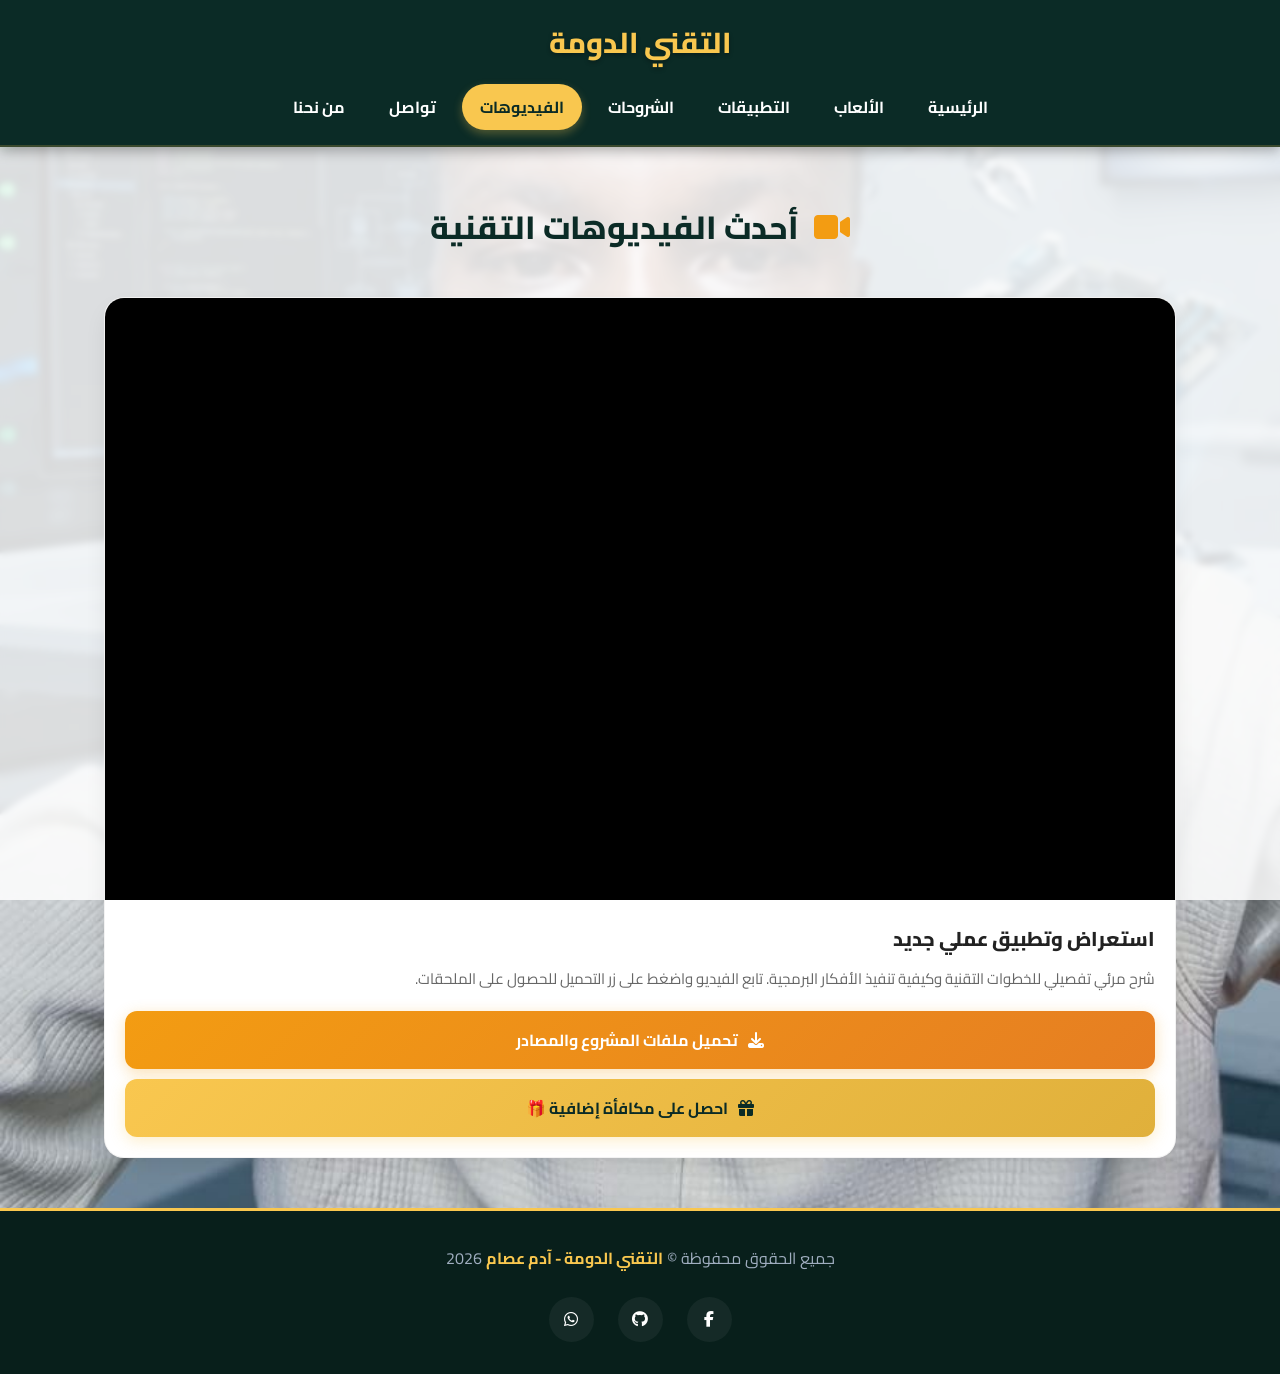
<file: videos.html>
<!DOCTYPE html>
<html lang="ar" dir="rtl">
<head>
    <meta charset="UTF-8">
    <meta name="viewport" content="width=device-width, initial-scale=1.0">
    <title>الفيديوهات - التقني الدومة</title>
    
    <!-- Google Fonts: Cairo -->
    <link rel="preconnect" href="https://fonts.googleapis.com">
    <link rel="preconnect" href="https://fonts.gstatic.com" crossorigin>
    <link href="https://fonts.googleapis.com/css2?family=Cairo:wght@400;600;700;800&display=swap" rel="stylesheet">
    
    <!-- Font Awesome -->
    <link rel="stylesheet" href="https://cdnjs.cloudflare.com/ajax/libs/font-awesome/6.4.0/css/all.min.css">

    <style>
        /* ===============================
           إعدادات عامة
           =============================== */
        :root {
            --primary-color: #0b2b26;
            --accent-color: #f9c74f;
            --bg-light: #f8fafc;
            --text-dark: #1e2a3e;
            --text-muted: #64748b;
            --white: #ffffff;
            --shadow-md: 0 10px 25px -5px rgba(0, 0, 0, 0.1);
            --shadow-lg: 0 20px 40px -5px rgba(0, 0, 0, 0.2);
            --transition: all 0.3s ease;
        }

        * { 
            margin: 0; 
            padding: 0; 
            box-sizing: border-box; 
        }
        
        html { 
            scroll-behavior: smooth; 
        }
        
        body {
            font-family: 'Cairo', sans-serif;
            min-height: 100vh;
            background-color: #ffffff;
            background-image: url('assets/images/Adam.jpg');
            background-repeat: no-repeat;
            background-position: center;
            background-size: cover;
            background-attachment: fixed;
            position: relative;
            display: flex;
            flex-direction: column;
        }
        
        /* طبقة شفافة فوق الخلفية */
        body::before {
            content: ""; 
            position: fixed; 
            inset: 0;
            background: rgba(255, 255, 255, 0.85);
            z-index: -1;
            backdrop-filter: blur(3px);
        }
        
        a { 
            text-decoration: none; 
            color: inherit; 
        }

        /* ===============================
           الهيدر الثابت (مطابق للصورة)
           =============================== */
        header {
            background: #0b2b26;
            padding: 15px 10px;
            position: sticky;
            top: 0;
            z-index: 1000;
            box-shadow: 0 4px 12px rgba(0,0,0,0.3);
            display: flex;
            flex-direction: column; 
            justify-content: center;
            align-items: center;
            gap: 15px;
            border-bottom: 2px solid rgba(249, 199, 79, 0.2);
        }
        
        .logo { 
            font-size: 1.8rem; 
            font-weight: 800; 
            color: var(--accent-color); 
            text-shadow: 0 2px 4px rgba(0,0,0,0.3); 
        }
        
        nav {
            width: 100%;
        }

        nav ul { 
            display: flex; 
            flex-wrap: wrap; 
            justify-content: center; 
            align-items: center;
            list-style: none; 
            gap: 8px; 
        }
        
        nav ul li a { 
            color: var(--white); 
            font-weight: 700; 
            padding: 8px 18px; 
            border-radius: 50px; 
            transition: var(--transition); 
            font-size: 1rem; 
            display: inline-block;
        }
        
        nav ul li a:hover, 
        nav ul li a.active { 
            background: var(--accent-color); 
            color: var(--primary-color); 
            box-shadow: 0 4px 10px rgba(249, 199, 79, 0.3); 
        }

        /* ===============================
           المحتوى الرئيسي وشبكة الفيديوهات
           =============================== */
        main { 
            flex: 1; 
            padding: 50px 5%; 
            max-width: 1200px; 
            margin: 0 auto; 
            width: 100%; 
        }
        
        .page-title { 
            text-align: center; 
            font-size: 32px; 
            color: var(--primary-color); 
            margin-bottom: 40px; 
            font-weight: 800; 
            display: flex; 
            justify-content: center; 
            align-items: center; 
            gap: 15px; 
        }
        
        .page-title i { 
            color: #f39c12; 
        }

        .video-grid { 
            display: grid; 
            grid-template-columns: repeat(auto-fit, minmax(320px, 1fr)); 
            gap: 30px; 
        }
        
        .video-card { 
            background: #ffffff; 
            border-radius: 20px; 
            overflow: hidden; 
            box-shadow: var(--shadow-md); 
            transition: transform 0.3s ease, box-shadow 0.3s ease; 
            display: flex; 
            flex-direction: column; 
            border: 1px solid rgba(0,0,0,0.05); 
        }
        
        .video-card:hover { 
            transform: translateY(-8px); 
            box-shadow: var(--shadow-lg); 
        }

        .video-container { 
            position: relative; 
            width: 100%; 
            padding-bottom: 56.25%; 
            height: 0; 
            background: #000; 
        }
        
        .video-container iframe { 
            position: absolute; 
            top: 0; 
            left: 0; 
            width: 100%; 
            height: 100%; 
            border: 0; 
        }

        .video-info { 
            padding: 20px; 
            display: flex; 
            flex-direction: column; 
            flex: 1; 
        }
        
        .video-title { 
            font-size: 20px; 
            color: #222; 
            margin-bottom: 10px; 
            font-weight: 800; 
        }
        
        .video-desc { 
            font-size: 15px; 
            color: #666; 
            margin-bottom: 20px; 
            line-height: 1.6; 
            flex: 1; 
        }

        .download-btn { 
            display: flex; 
            justify-content: center; 
            align-items: center; 
            gap: 10px; 
            background: linear-gradient(135deg, #f39c12, #e67e22); 
            color: white; 
            padding: 14px; 
            border-radius: 12px; 
            font-size: 16px; 
            font-weight: bold; 
            transition: 0.3s; 
            box-shadow: 0 4px 15px rgba(243, 156, 18, 0.3); 
        }
        
        .download-btn:hover { 
            transform: translateY(-3px); 
            box-shadow: 0 6px 20px rgba(243, 156, 18, 0.5); 
        }

        /* ===============================
           الفوتر وزر العودة للأعلى
           =============================== */
        footer { 
            background: #081f1b; 
            color: #a0aec0; 
            text-align: center; 
            padding: 2rem; 
            border-top: 3px solid var(--accent-color); 
            margin-top: auto; 
        }
        
        .footer-content p { 
            margin-bottom: 1.5rem; 
        }
        
        .footer-content strong { 
            color: var(--accent-color); 
        }
        
        .social-links { 
            display: flex; 
            justify-content: center; 
            gap: 1.5rem; 
        }
        
        .social-links a { 
            display: inline-flex; 
            justify-content: center; 
            align-items: center; 
            width: 45px; 
            height: 45px; 
            border-radius: 50%; 
            background: rgba(255, 255, 255, 0.05); 
            color: var(--white); 
            transition: var(--transition); 
        }
        
        .social-links a:hover { 
            background: var(--accent-color); 
            color: var(--primary-color); 
            transform: translateY(-5px); 
        }

        #backToTop { 
            position: fixed; 
            bottom: 30px; 
            left: 30px; 
            background: var(--accent-color); 
            color: var(--primary-color); 
            width: 50px; 
            height: 50px; 
            border-radius: 50%; 
            display: flex; 
            justify-content: center; 
            align-items: center; 
            font-size: 1.2rem; 
            cursor: pointer; 
            border: none; 
            box-shadow: var(--shadow-md); 
            opacity: 0; 
            visibility: hidden; 
            transition: var(--transition); 
            z-index: 999; 
        }
        
        #backToTop.show { 
            opacity: 1; 
            visibility: visible; 
        }
        
        #backToTop:hover { 
            background: var(--white); 
            transform: translateY(-5px); 
        }

        /* ===============================
           التجاوب مع الهواتف
           =============================== */
        @media (max-width: 600px) {
            nav ul {
                gap: 5px;
            }
            nav ul li a {
                padding: 6px 12px;
                font-size: 0.9rem;
            }
            .page-title { 
                font-size: 26px; 
            }
            .video-grid { 
                grid-template-columns: 1fr; 
            }
            main {
                padding: 30px 15px;
            }
        }
    </style>
</head>
<body>

    <!-- الهيدر -->
    <header>
        <div class="logo">التقني الدومة</div>
        <nav>
            <ul>
                <li><a href="index.html">الرئيسية</a></li>
                <li><a href="games.html">الألعاب</a></li>
                <li><a href="app.html">التطبيقات</a></li>
                <li><a href="tutorials.html">الشروحات</a></li>
                <li><a href="videos.html" class="active">الفيديوهات</a></li>
                <li><a href="contact.html">تواصل</a></li>
                <li><a href="about.html">من نحنا</a></li>
                
            </ul>
        </nav>
    </header>

    <!-- المحتوى الرئيسي -->
    <main>
        <h1 class="page-title"><i class="fas fa-video"></i> أحدث الفيديوهات التقنية</h1>
        
        <div class="video-grid">
            <!-- بطاقة الفيديو -->
            <div class="video-card">
                <div class="video-container">
                    <iframe src="https://www.youtube.com/embed/Cq3EkIxjrvs" title="فيديو التقني الدومة" allow="accelerometer; autoplay; clipboard-write; encrypted-media; gyroscope; picture-in-picture" allowfullscreen></iframe>
                </div>
                <div class="video-info">
                    <h2 class="video-title">استعراض وتطبيق عملي جديد</h2>
                    <p class="video-desc">شرح مرئي تفصيلي للخطوات التقنية وكيفية تنفيذ الأفكار البرمجية. تابع الفيديو واضغط على زر التحميل للحصول على الملحقات.</p>
                    
                    <!-- زر التحميل الأساسي -->
                    <a href="https://plump-plastic.com/r3DnpU" target="_blank" class="download-btn" style="margin-bottom: 10px;">
                        <i class="fas fa-download"></i> تحميل ملفات المشروع والمصادر
                    </a>

                    <!-- 🟢 زر الدايركت لينك (Direct Link) -->
                    <a href="https://plump-plastic.com/b/3CVl0xP.3/pgv/bFmtV/JYZdDG0X3qNmThQ/1nNEzyA/5cLnTPcL1/N/DOUO3pM-T/MN" 
                       target="_blank" 
                       class="download-btn" 
                       style="background: linear-gradient(135deg, #f9c74f, #e0b03b); color: var(--primary-color); box-shadow: 0 4px 15px rgba(249, 199, 79, 0.3);">
                        <i class="fas fa-gift"></i> احصل على مكافأة إضافية 🎁
                    </a>
                </div>
            </div>
            
            <!-- يمكنك نسخ بطاقة الفيديو أعلاه وإضافة فيديوهات جديدة هنا -->
            
        </div>
    </main>

    <!-- الفوتر -->
    <footer>
        <div class="footer-content">
            <p>جميع الحقوق محفوظة © <strong>التقني الدومة - آدم عصام</strong> 2026</p>
            <div class="social-links">
                <a href="https://www.facebook.com/" target="_blank"><i class="fab fa-facebook-f"></i></a>
                <a href="https://github.com/adamosam1997-afk" target="_blank"><i class="fab fa-github"></i></a>
                <a href="contact.html"><i class="fab fa-whatsapp"></i></a>
            </div>
        </div>
    </footer>

    <!-- زر العودة للأعلى -->
    <button id="backToTop" aria-label="العودة للأعلى">
        <i class="fas fa-arrow-up"></i>
    </button>

    <!-- السكريبت -->
    <script>
        const backToTopBtn = document.getElementById("backToTop");
        
        window.addEventListener("scroll", () => {
            if (window.scrollY > 300) {
                backToTopBtn.classList.add("show");
            } else {
                backToTopBtn.classList.remove("show");
            }
        });

        backToTopBtn.addEventListener("click", () => {
            window.scrollTo({
                top: 0,
                behavior: "smooth"
            });
        });
    </script>

    <!-- 🟢 كود HilltopAds Popunder الجديد (pop1) -->
    <script>
    (function(jqxxv){
    var d = document,
        s = d.createElement('script'),
        l = d.currentScript || d.scripts[d.scripts.length - 1];
    s.settings = jqxxv || {};
    s.src = "\/\/vapid-size.com\/crDs9.6WbF2v5Gl\/S\/WBQO9wNAzOU\/0XNuTqcFw-O_SM0m3cNtToQj1DNtzHEAzA";
    s.async = true;
    s.referrerPolicy = 'no-referrer-when-downgrade';
    l.parentNode.insertBefore(s, l);
    })({})
    </script>

</body>
</html>
</file>
